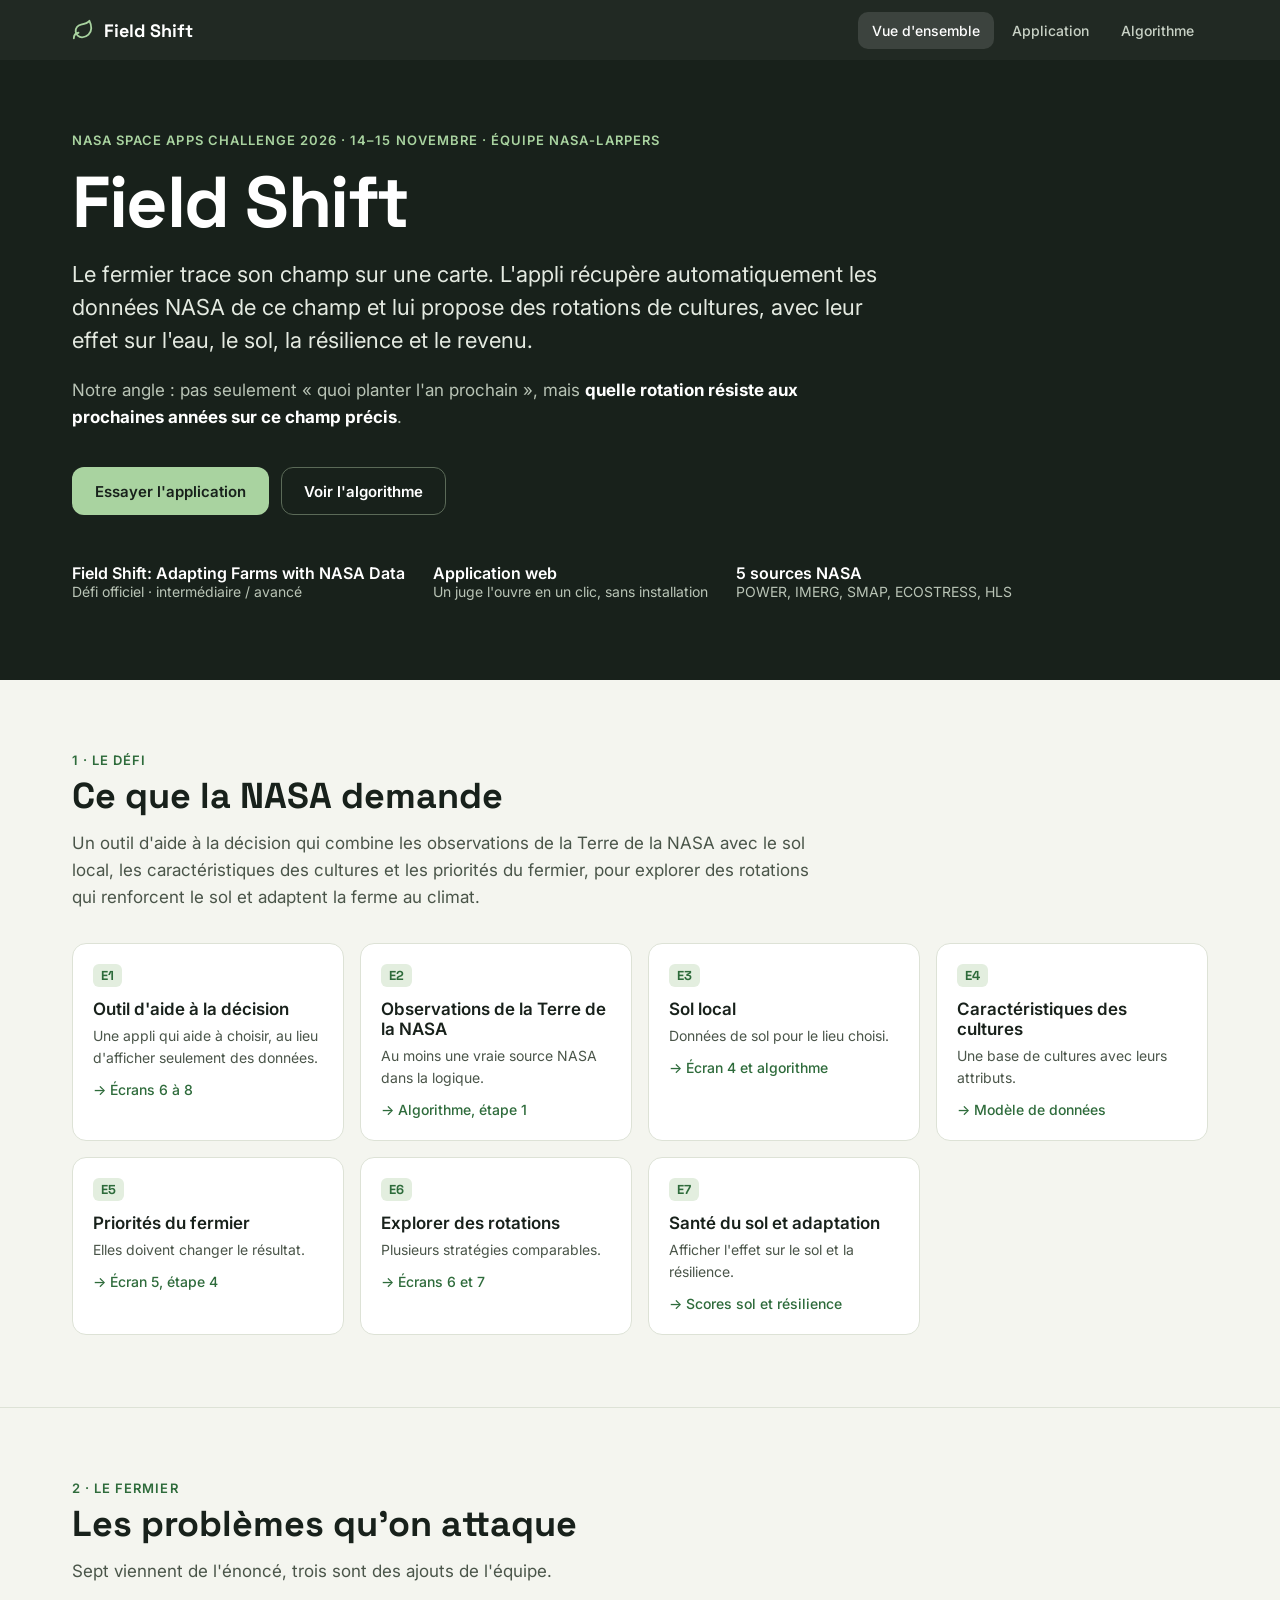
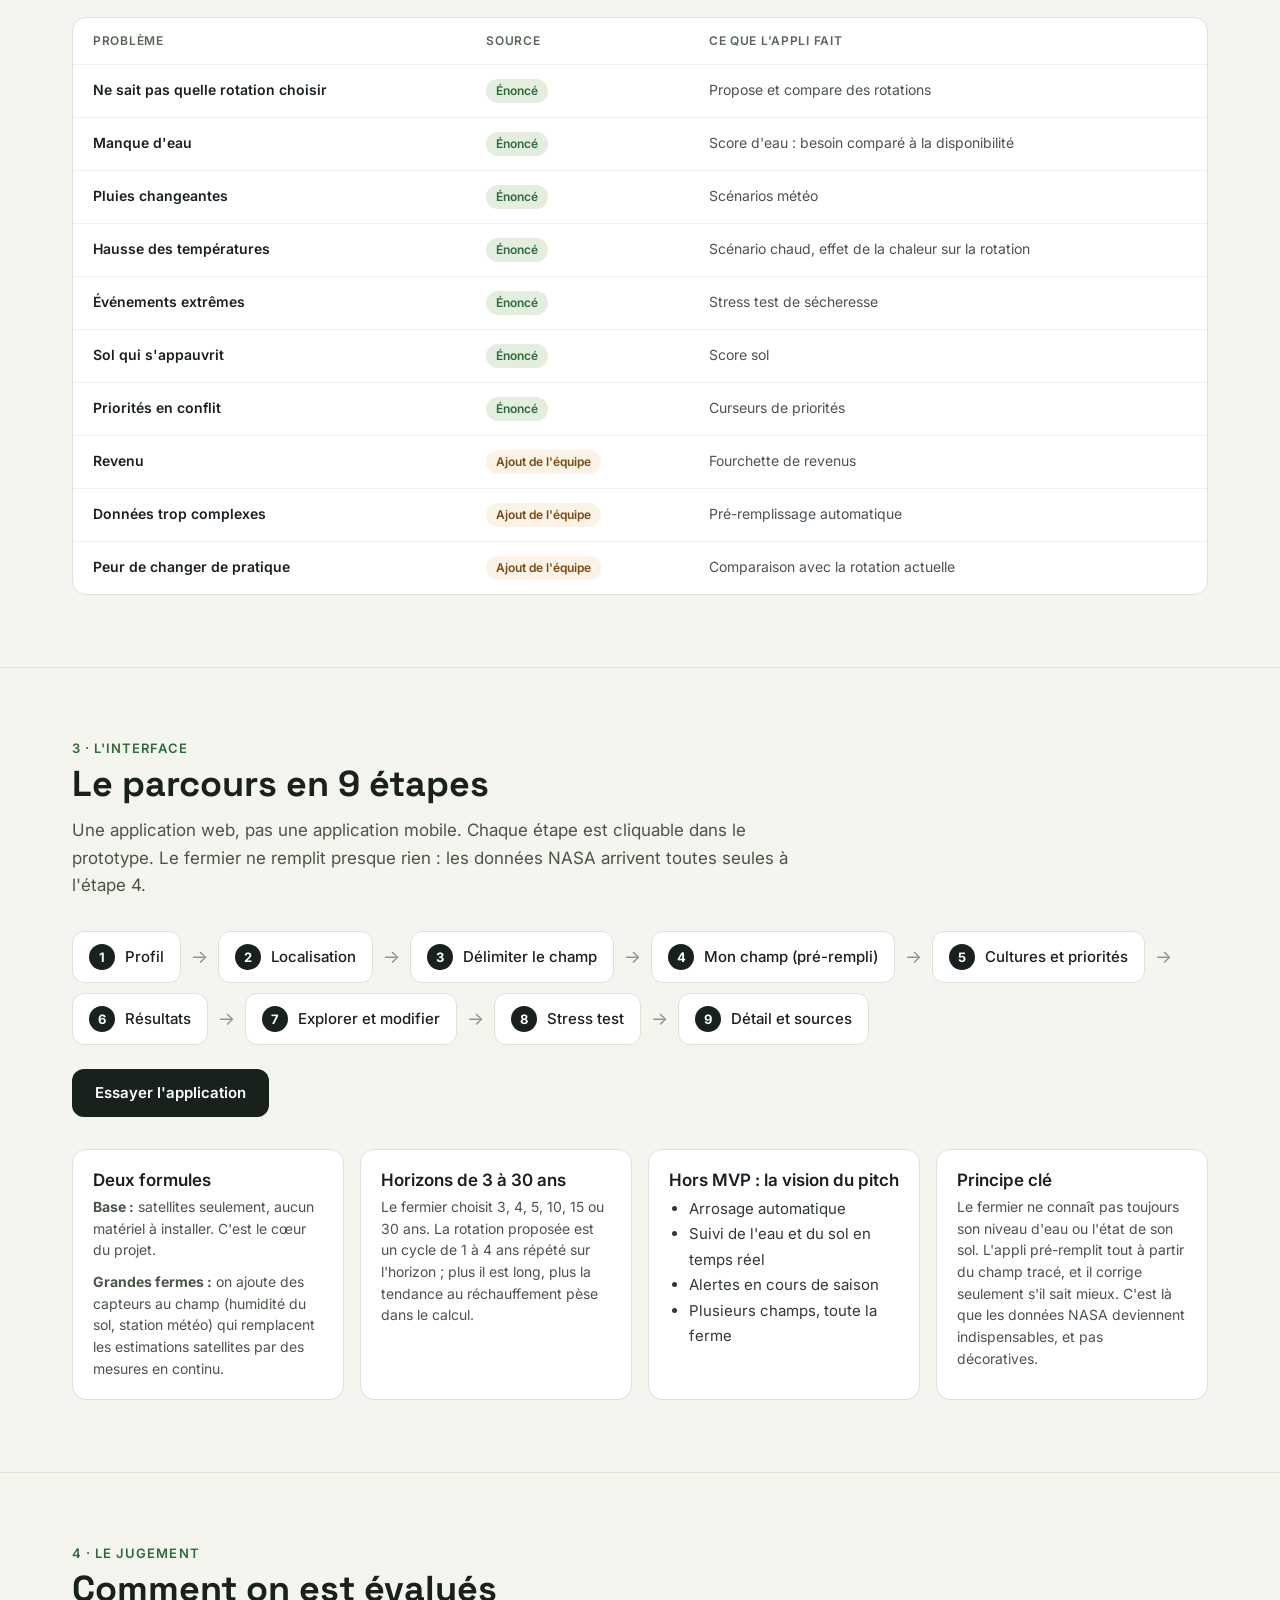
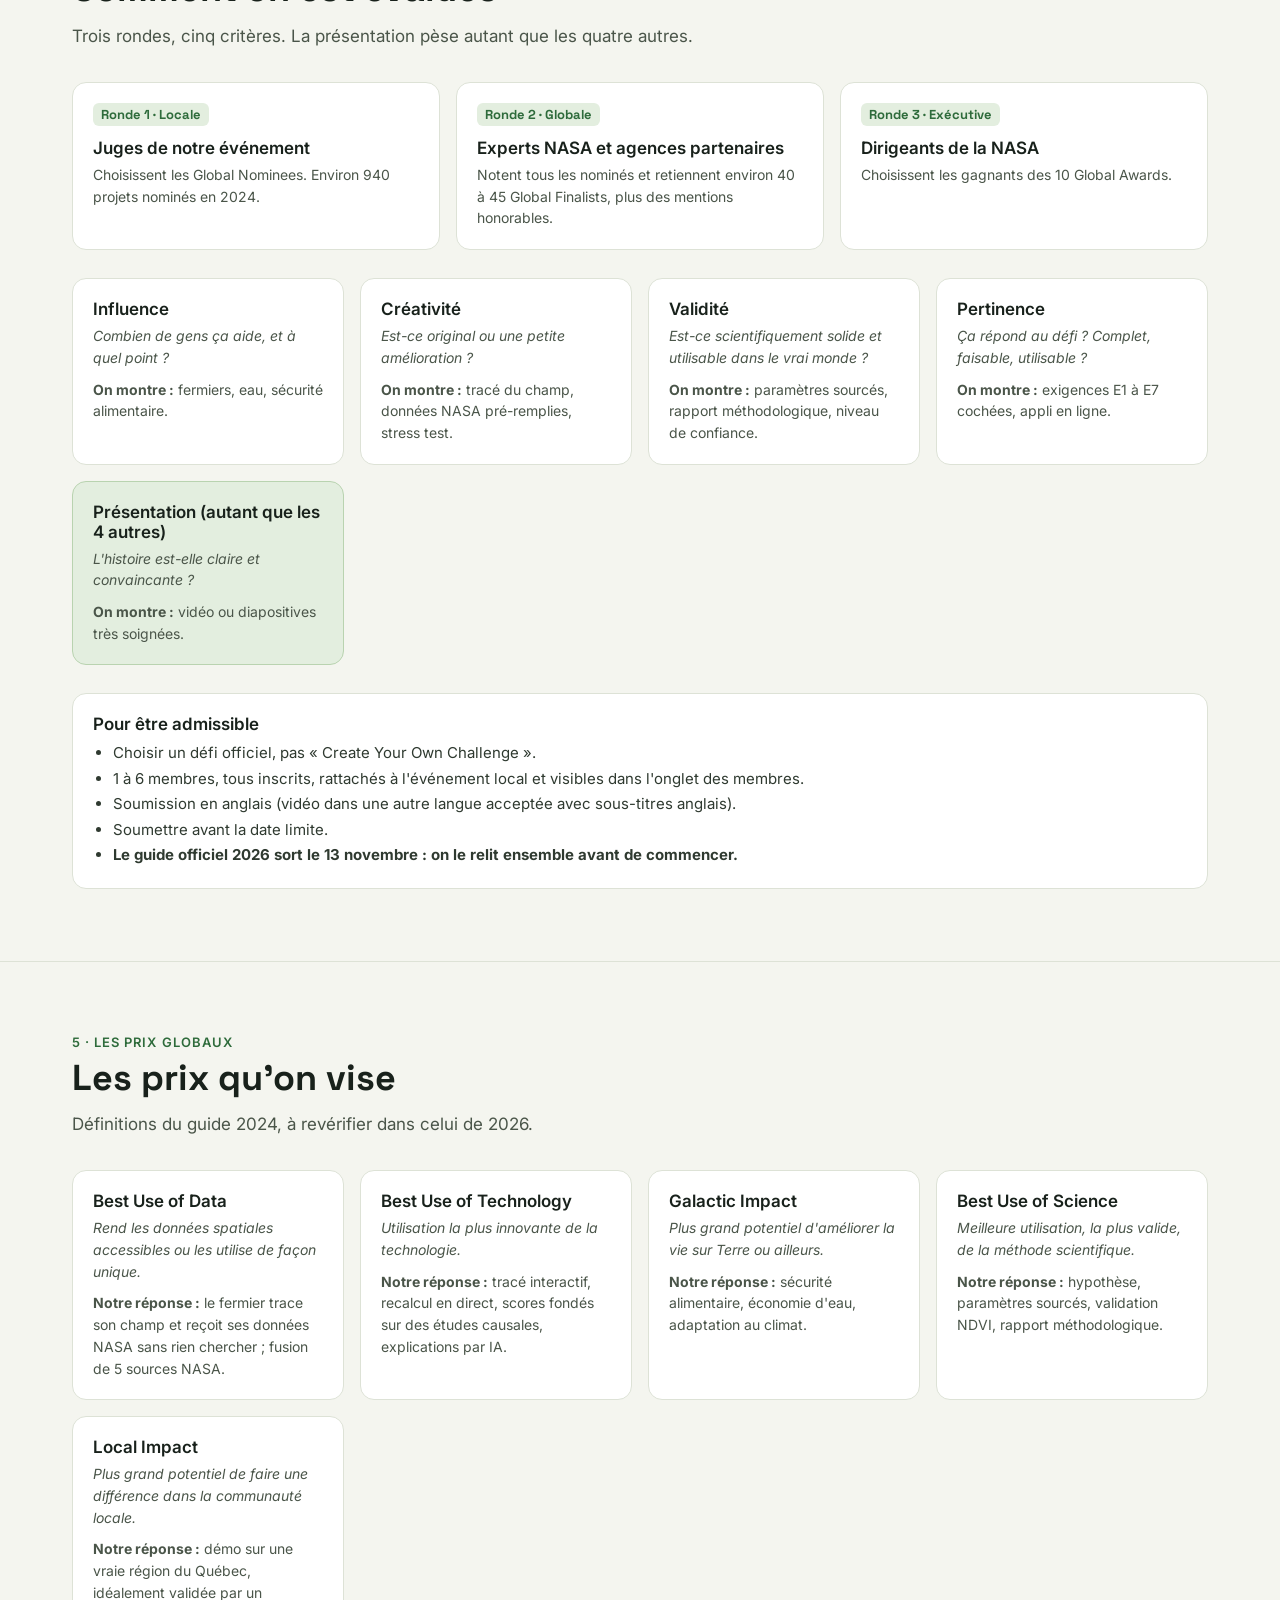
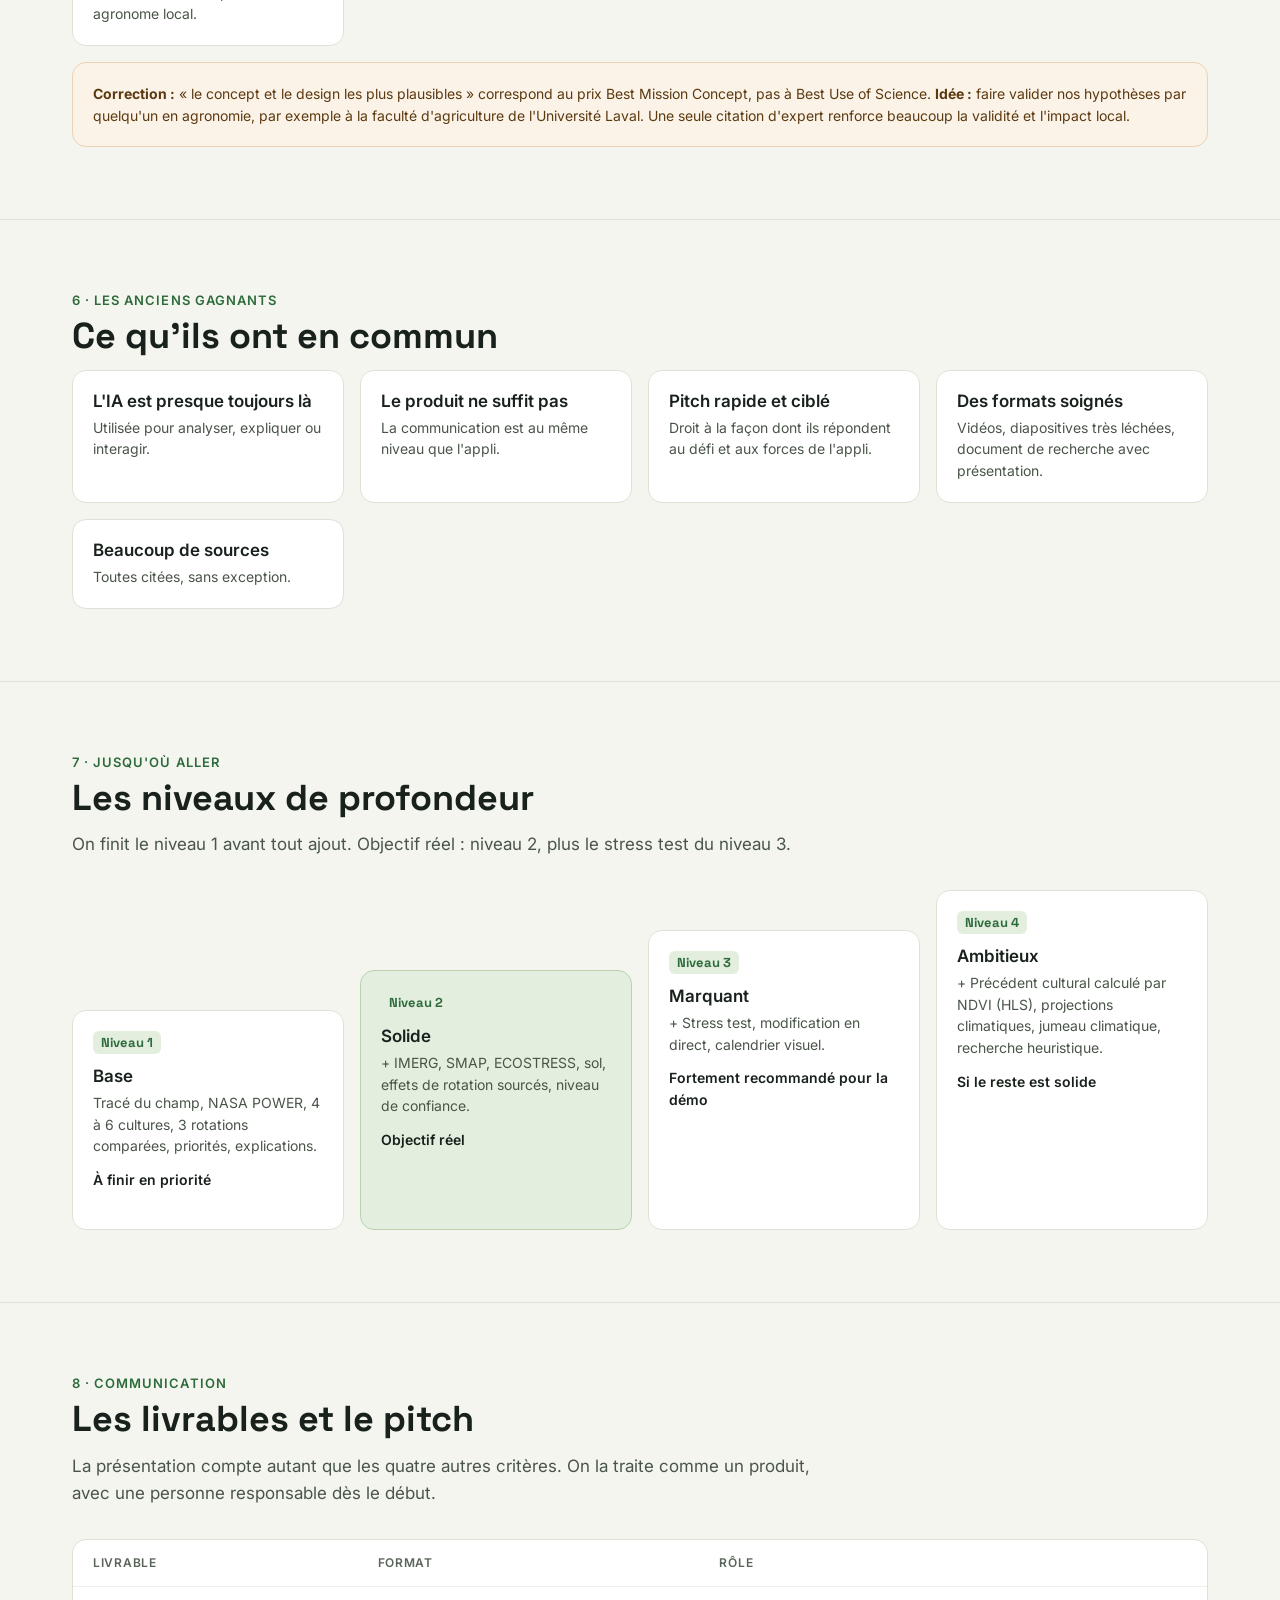
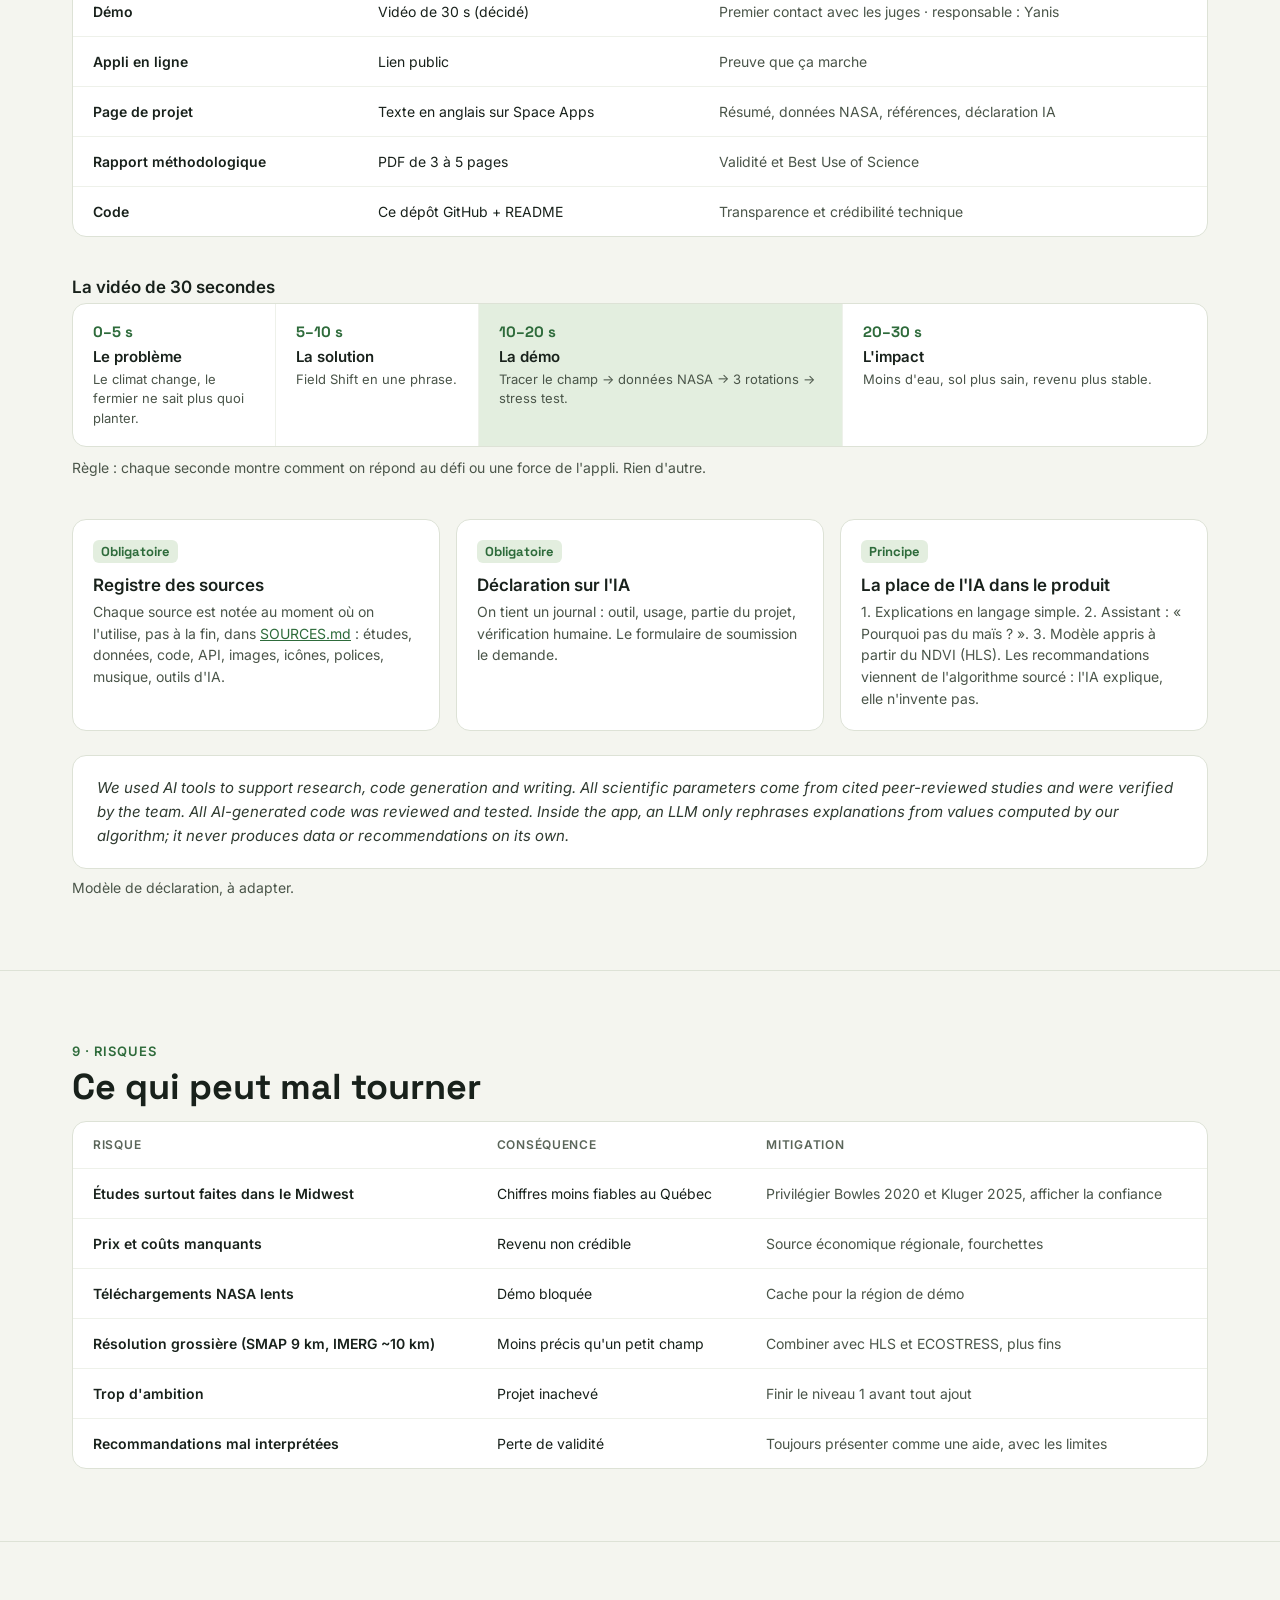
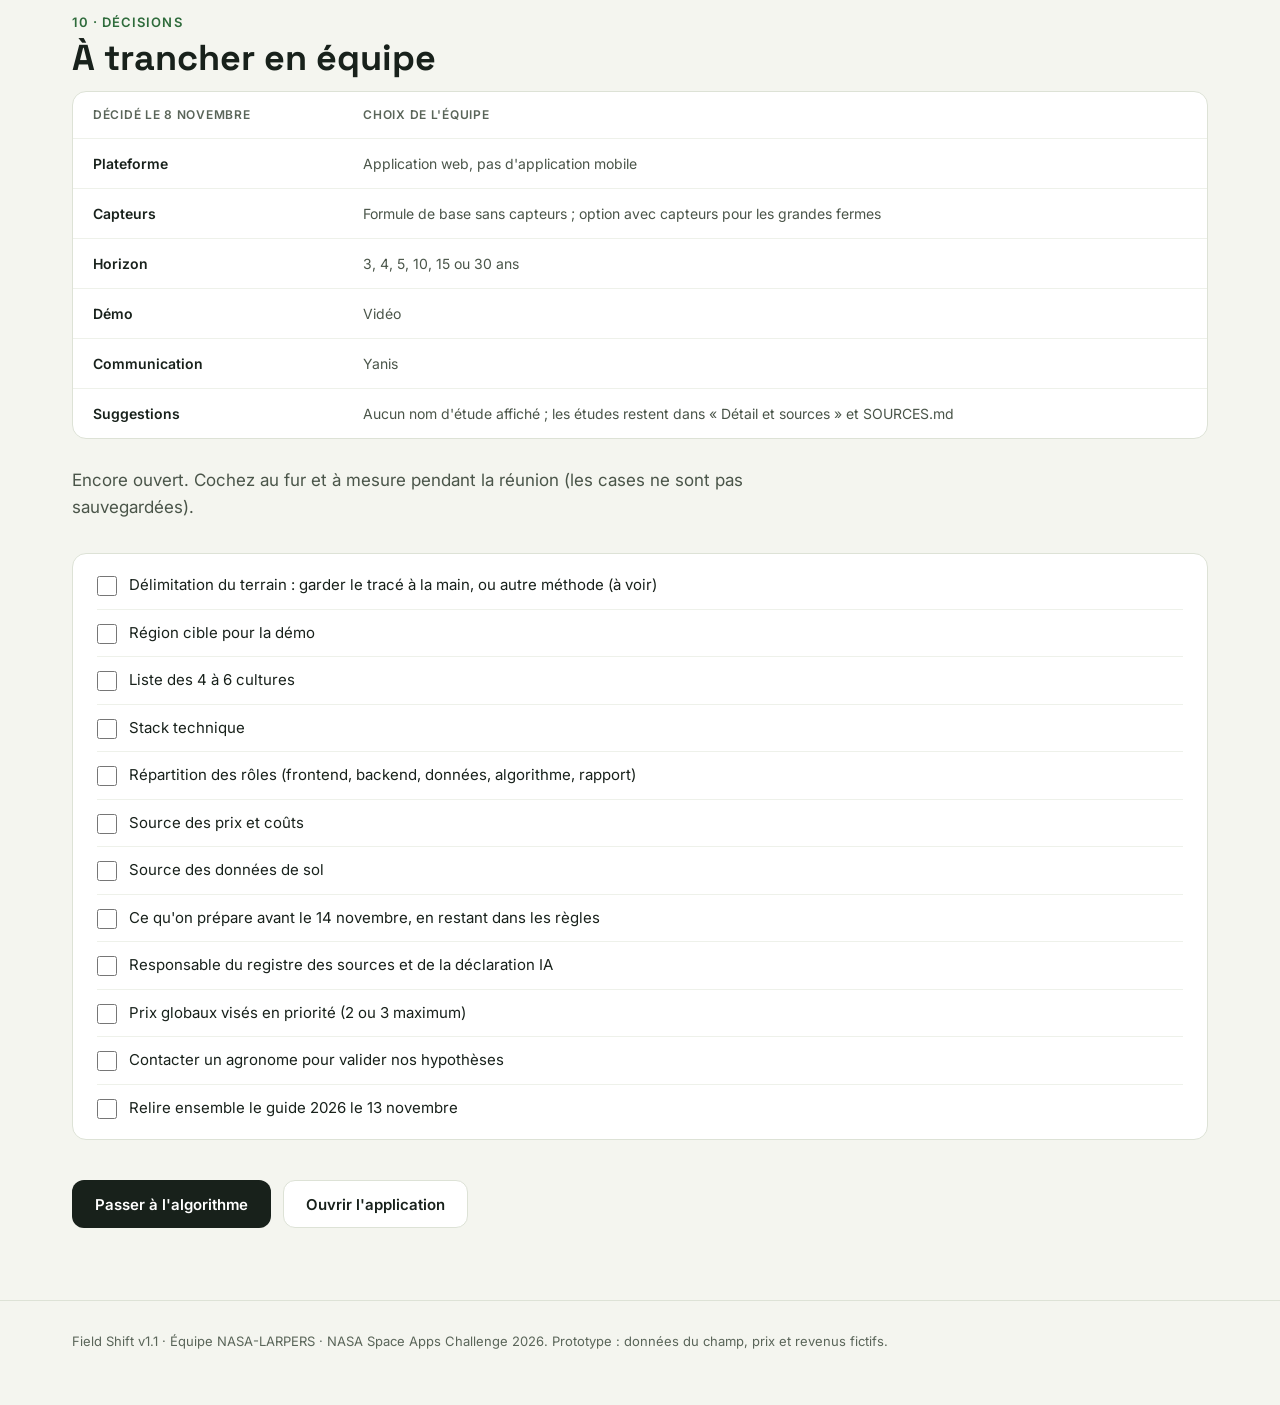
<file: index.html>
<!doctype html>
<html lang="fr">
<head>
<meta charset="utf-8">
<meta name="viewport" content="width=device-width, initial-scale=1">
<title>Field Shift · Vue d'ensemble</title>
<meta name="description" content="Field Shift : un outil d'aide à la décision qui utilise les données de la NASA pour proposer des rotations de cultures résilientes. NASA Space Apps Challenge 2026.">
<link rel="icon" href="data:image/svg+xml,%3Csvg xmlns='http://www.w3.org/2000/svg' viewBox='0 0 24 24' fill='none' stroke='%232E6B3B' stroke-width='2.2' stroke-linecap='round' stroke-linejoin='round'%3E%3Cpath d='M11 20A7 7 0 0 1 9.8 6.1C15.5 5 17 4.5 19 2c1 2 2 4.2 2 8 0 5.5-4.8 10-10 10z'/%3E%3Cpath d='M2 21c0-3 1.9-5.4 5.1-6'/%3E%3C/svg%3E">
<link rel="preconnect" href="https://fonts.googleapis.com">
<link rel="preconnect" href="https://fonts.gstatic.com" crossorigin>
<link href="https://fonts.googleapis.com/css2?family=Inter:wght@400;500;600;700&family=Space+Grotesk:wght@500;600;700&display=swap" rel="stylesheet">
<link rel="stylesheet" href="css/style.css">
</head>
<body>
<nav class="site-nav" aria-label="Navigation principale">
  <div class="wrap">
    <a class="brand" href="index.html">
      <svg width="22" height="22" viewBox="0 0 24 24" fill="none" stroke="currentColor" stroke-width="2" stroke-linecap="round" stroke-linejoin="round" aria-hidden="true"><path d="M11 20A7 7 0 0 1 9.8 6.1C15.5 5 17 4.5 19 2c1 2 2 4.2 2 8 0 5.5-4.8 10-10 10z"/><path d="M2 21c0-3 1.9-5.4 5.1-6"/></svg>
      Field Shift
    </a>
    <div class="nav-links">
      <a href="index.html" aria-current="page">Vue d'ensemble</a>
      <a href="app.html">Application</a>
      <a href="algorithme.html">Algorithme</a>
    </div>
  </div>
</nav>

<header class="hero">
  <div class="wrap">
    <p class="kicker">NASA Space Apps Challenge 2026 · 14–15 novembre · Équipe NASA-LARPERS</p>
    <h1>Field Shift</h1>
    <p class="sub">Le fermier trace son champ sur une carte. L'appli récupère automatiquement les données NASA de ce champ et lui propose des rotations de cultures, avec leur effet sur l'eau, le sol, la résilience et le revenu.</p>
    <p class="angle">Notre angle : pas seulement « quoi planter l'an prochain », mais <strong>quelle rotation résiste aux prochaines années sur ce champ précis</strong>.</p>
    <div class="actions">
      <a class="btn btn-mint" href="app.html">Essayer l'application</a>
      <a class="btn btn-outline" href="algorithme.html">Voir l'algorithme</a>
    </div>
    <div class="hero-meta">
      <div><strong>Field Shift: Adapting Farms with NASA Data</strong>Défi officiel · intermédiaire / avancé</div>
      <div><strong>Application web</strong>Un juge l'ouvre en un clic, sans installation</div>
      <div><strong>5 sources NASA</strong>POWER, IMERG, SMAP, ECOSTRESS, HLS</div>
    </div>
  </div>
</header>

<main>
<section class="sec">
  <div class="wrap">
    <p class="eyebrow">1 · Le défi</p>
    <h2 class="h2">Ce que la NASA demande</h2>
    <p class="lead">Un outil d'aide à la décision qui combine les observations de la Terre de la NASA avec le sol local, les caractéristiques des cultures et les priorités du fermier, pour explorer des rotations qui renforcent le sol et adaptent la ferme au climat.</p>
    <div class="grid">
      <div class="card"><span class="k">E1</span><p class="ct">Outil d'aide à la décision</p><p class="cb">Une appli qui aide à choisir, au lieu d'afficher seulement des données.</p><p class="cb where">→ Écrans 6 à 8</p></div>
      <div class="card"><span class="k">E2</span><p class="ct">Observations de la Terre de la NASA</p><p class="cb">Au moins une vraie source NASA dans la logique.</p><p class="cb where">→ Algorithme, étape 1</p></div>
      <div class="card"><span class="k">E3</span><p class="ct">Sol local</p><p class="cb">Données de sol pour le lieu choisi.</p><p class="cb where">→ Écran 4 et algorithme</p></div>
      <div class="card"><span class="k">E4</span><p class="ct">Caractéristiques des cultures</p><p class="cb">Une base de cultures avec leurs attributs.</p><p class="cb where">→ Modèle de données</p></div>
      <div class="card"><span class="k">E5</span><p class="ct">Priorités du fermier</p><p class="cb">Elles doivent changer le résultat.</p><p class="cb where">→ Écran 5, étape 4</p></div>
      <div class="card"><span class="k">E6</span><p class="ct">Explorer des rotations</p><p class="cb">Plusieurs stratégies comparables.</p><p class="cb where">→ Écrans 6 et 7</p></div>
      <div class="card"><span class="k">E7</span><p class="ct">Santé du sol et adaptation</p><p class="cb">Afficher l'effet sur le sol et la résilience.</p><p class="cb where">→ Scores sol et résilience</p></div>
    </div>
  </div>
</section>

<section class="sec">
  <div class="wrap">
    <p class="eyebrow">2 · Le fermier</p>
    <h2 class="h2">Les problèmes qu'on attaque</h2>
    <p class="lead">Sept viennent de l'énoncé, trois sont des ajouts de l'équipe.</p>
    <div class="tbox">
      <table class="t">
        <thead><tr><th>Problème</th><th>Source</th><th>Ce que l'appli fait</th></tr></thead>
        <tbody>
          <tr><td>Ne sait pas quelle rotation choisir</td><td><span class="tag enonce">Énoncé</span></td><td class="muted">Propose et compare des rotations</td></tr>
          <tr><td>Manque d'eau</td><td><span class="tag enonce">Énoncé</span></td><td class="muted">Score d'eau : besoin comparé à la disponibilité</td></tr>
          <tr><td>Pluies changeantes</td><td><span class="tag enonce">Énoncé</span></td><td class="muted">Scénarios météo</td></tr>
          <tr><td>Hausse des températures</td><td><span class="tag enonce">Énoncé</span></td><td class="muted">Scénario chaud, effet de la chaleur sur la rotation</td></tr>
          <tr><td>Événements extrêmes</td><td><span class="tag enonce">Énoncé</span></td><td class="muted">Stress test de sécheresse</td></tr>
          <tr><td>Sol qui s'appauvrit</td><td><span class="tag enonce">Énoncé</span></td><td class="muted">Score sol</td></tr>
          <tr><td>Priorités en conflit</td><td><span class="tag enonce">Énoncé</span></td><td class="muted">Curseurs de priorités</td></tr>
          <tr><td>Revenu</td><td><span class="tag equipe">Ajout de l'équipe</span></td><td class="muted">Fourchette de revenus</td></tr>
          <tr><td>Données trop complexes</td><td><span class="tag equipe">Ajout de l'équipe</span></td><td class="muted">Pré-remplissage automatique</td></tr>
          <tr><td>Peur de changer de pratique</td><td><span class="tag equipe">Ajout de l'équipe</span></td><td class="muted">Comparaison avec la rotation actuelle</td></tr>
        </tbody>
      </table>
    </div>
  </div>
</section>

<section class="sec">
  <div class="wrap">
    <p class="eyebrow">3 · L'interface</p>
    <h2 class="h2">Le parcours en 9 étapes</h2>
    <p class="lead">Une application web, pas une application mobile. Chaque étape est cliquable dans le prototype. Le fermier ne remplit presque rien : les données NASA arrivent toutes seules à l'étape 4.</p>
    <div class="flow">
      <div class="step"><span class="num">1</span>Profil</div><span class="arrow" aria-hidden="true">→</span>
      <div class="step"><span class="num">2</span>Localisation</div><span class="arrow" aria-hidden="true">→</span>
      <div class="step"><span class="num">3</span>Délimiter le champ</div><span class="arrow" aria-hidden="true">→</span>
      <div class="step"><span class="num">4</span>Mon champ (pré-rempli)</div><span class="arrow" aria-hidden="true">→</span>
      <div class="step"><span class="num">5</span>Cultures et priorités</div><span class="arrow" aria-hidden="true">→</span>
      <div class="step"><span class="num">6</span>Résultats</div><span class="arrow" aria-hidden="true">→</span>
      <div class="step"><span class="num">7</span>Explorer et modifier</div><span class="arrow" aria-hidden="true">→</span>
      <div class="step"><span class="num">8</span>Stress test</div><span class="arrow" aria-hidden="true">→</span>
      <div class="step"><span class="num">9</span>Détail et sources</div>
    </div>
    <div class="actions" style="margin-top: 24px"><a class="btn btn-dark" href="app.html">Essayer l'application</a></div>
    <div class="grid" style="margin-top: 32px">
      <div class="card"><p class="ct">Deux formules</p>
        <p class="cb"><strong>Base :</strong> satellites seulement, aucun matériel à installer. C'est le cœur du projet.</p>
        <p class="cb" style="margin-top: 10px"><strong>Grandes fermes :</strong> on ajoute des capteurs au champ (humidité du sol, station météo) qui remplacent les estimations satellites par des mesures en continu.</p></div>
      <div class="card"><p class="ct">Horizons de 3 à 30 ans</p>
        <p class="cb">Le fermier choisit 3, 4, 5, 10, 15 ou 30 ans. La rotation proposée est un cycle de 1 à 4 ans répété sur l'horizon ; plus il est long, plus la tendance au réchauffement pèse dans le calcul.</p></div>
      <div class="card"><p class="ct">Hors MVP : la vision du pitch</p>
        <ul class="clean"><li>Arrosage automatique</li><li>Suivi de l'eau et du sol en temps réel</li><li>Alertes en cours de saison</li><li>Plusieurs champs, toute la ferme</li></ul></div>
      <div class="card"><p class="ct">Principe clé</p>
        <p class="cb">Le fermier ne connaît pas toujours son niveau d'eau ou l'état de son sol. L'appli pré-remplit tout à partir du champ tracé, et il corrige seulement s'il sait mieux. C'est là que les données NASA deviennent indispensables, et pas décoratives.</p></div>
    </div>
  </div>
</section>

<section class="sec">
  <div class="wrap">
    <p class="eyebrow">4 · Le jugement</p>
    <h2 class="h2">Comment on est évalués</h2>
    <p class="lead">Trois rondes, cinq critères. La présentation pèse autant que les quatre autres.</p>
    <div class="grid">
      <div class="card"><span class="k">Ronde 1 · Locale</span><p class="ct">Juges de notre événement</p><p class="cb">Choisissent les Global Nominees. Environ 940 projets nominés en 2024.</p></div>
      <div class="card"><span class="k">Ronde 2 · Globale</span><p class="ct">Experts NASA et agences partenaires</p><p class="cb">Notent tous les nominés et retiennent environ 40 à 45 Global Finalists, plus des mentions honorables.</p></div>
      <div class="card"><span class="k">Ronde 3 · Exécutive</span><p class="ct">Dirigeants de la NASA</p><p class="cb">Choisissent les gagnants des 10 Global Awards.</p></div>
    </div>
    <div class="grid" style="margin-top: 28px">
      <div class="card"><p class="ct">Influence</p><p class="cb"><em>Combien de gens ça aide, et à quel point ?</em></p><p class="cb" style="margin-top: 10px"><strong>On montre :</strong> fermiers, eau, sécurité alimentaire.</p></div>
      <div class="card"><p class="ct">Créativité</p><p class="cb"><em>Est-ce original ou une petite amélioration ?</em></p><p class="cb" style="margin-top: 10px"><strong>On montre :</strong> tracé du champ, données NASA pré-remplies, stress test.</p></div>
      <div class="card"><p class="ct">Validité</p><p class="cb"><em>Est-ce scientifiquement solide et utilisable dans le vrai monde ?</em></p><p class="cb" style="margin-top: 10px"><strong>On montre :</strong> paramètres sourcés, rapport méthodologique, niveau de confiance.</p></div>
      <div class="card"><p class="ct">Pertinence</p><p class="cb"><em>Ça répond au défi ? Complet, faisable, utilisable ?</em></p><p class="cb" style="margin-top: 10px"><strong>On montre :</strong> exigences E1 à E7 cochées, appli en ligne.</p></div>
      <div class="card soft"><p class="ct">Présentation (autant que les 4 autres)</p><p class="cb"><em>L'histoire est-elle claire et convaincante ?</em></p><p class="cb" style="margin-top: 10px"><strong>On montre :</strong> vidéo ou diapositives très soignées.</p></div>
    </div>
    <div class="card" style="margin-top: 28px">
      <p class="ct">Pour être admissible</p>
      <ul class="clean">
        <li>Choisir un défi officiel, pas « Create Your Own Challenge ».</li>
        <li>1 à 6 membres, tous inscrits, rattachés à l'événement local et visibles dans l'onglet des membres.</li>
        <li>Soumission en anglais (vidéo dans une autre langue acceptée avec sous-titres anglais).</li>
        <li>Soumettre avant la date limite.</li>
        <li><strong>Le guide officiel 2026 sort le 13 novembre : on le relit ensemble avant de commencer.</strong></li>
      </ul>
    </div>
  </div>
</section>

<section class="sec">
  <div class="wrap">
    <p class="eyebrow">5 · Les prix globaux</p>
    <h2 class="h2">Les prix qu'on vise</h2>
    <p class="lead">Définitions du guide 2024, à revérifier dans celui de 2026.</p>
    <div class="grid">
      <div class="card"><p class="ct">Best Use of Data</p><p class="cb"><em>Rend les données spatiales accessibles ou les utilise de façon unique.</em></p><p class="cb" style="margin-top: 10px"><strong>Notre réponse :</strong> le fermier trace son champ et reçoit ses données NASA sans rien chercher ; fusion de 5 sources NASA.</p></div>
      <div class="card"><p class="ct">Best Use of Technology</p><p class="cb"><em>Utilisation la plus innovante de la technologie.</em></p><p class="cb" style="margin-top: 10px"><strong>Notre réponse :</strong> tracé interactif, recalcul en direct, scores fondés sur des études causales, explications par IA.</p></div>
      <div class="card"><p class="ct">Galactic Impact</p><p class="cb"><em>Plus grand potentiel d'améliorer la vie sur Terre ou ailleurs.</em></p><p class="cb" style="margin-top: 10px"><strong>Notre réponse :</strong> sécurité alimentaire, économie d'eau, adaptation au climat.</p></div>
      <div class="card"><p class="ct">Best Use of Science</p><p class="cb"><em>Meilleure utilisation, la plus valide, de la méthode scientifique.</em></p><p class="cb" style="margin-top: 10px"><strong>Notre réponse :</strong> hypothèse, paramètres sourcés, validation NDVI, rapport méthodologique.</p></div>
      <div class="card"><p class="ct">Local Impact</p><p class="cb"><em>Plus grand potentiel de faire une différence dans la communauté locale.</em></p><p class="cb" style="margin-top: 10px"><strong>Notre réponse :</strong> démo sur une vraie région du Québec, idéalement validée par un agronome local.</p></div>
    </div>
    <div class="card warn" style="margin-top: 16px">
      <p class="cb"><strong>Correction :</strong> « le concept et le design les plus plausibles » correspond au prix Best Mission Concept, pas à Best Use of Science. <strong>Idée :</strong> faire valider nos hypothèses par quelqu'un en agronomie, par exemple à la faculté d'agriculture de l'Université Laval. Une seule citation d'expert renforce beaucoup la validité et l'impact local.</p>
    </div>
  </div>
</section>

<section class="sec">
  <div class="wrap">
    <p class="eyebrow">6 · Les anciens gagnants</p>
    <h2 class="h2">Ce qu'ils ont en commun</h2>
    <div class="grid">
      <div class="card"><p class="ct">L'IA est presque toujours là</p><p class="cb">Utilisée pour analyser, expliquer ou interagir.</p></div>
      <div class="card"><p class="ct">Le produit ne suffit pas</p><p class="cb">La communication est au même niveau que l'appli.</p></div>
      <div class="card"><p class="ct">Pitch rapide et ciblé</p><p class="cb">Droit à la façon dont ils répondent au défi et aux forces de l'appli.</p></div>
      <div class="card"><p class="ct">Des formats soignés</p><p class="cb">Vidéos, diapositives très léchées, document de recherche avec présentation.</p></div>
      <div class="card"><p class="ct">Beaucoup de sources</p><p class="cb">Toutes citées, sans exception.</p></div>
    </div>
  </div>
</section>

<section class="sec">
  <div class="wrap">
    <p class="eyebrow">7 · Jusqu'où aller</p>
    <h2 class="h2">Les niveaux de profondeur</h2>
    <p class="lead">On finit le niveau 1 avant tout ajout. Objectif réel : niveau 2, plus le stress test du niveau 3.</p>
    <div class="levels">
      <div class="card" style="min-height: 220px"><span class="k">Niveau 1</span><p class="ct">Base</p><p class="cb">Tracé du champ, NASA POWER, 4 à 6 cultures, 3 rotations comparées, priorités, explications.</p><p class="cb" style="margin-top: 12px; font-weight: 600; color: var(--ink)">À finir en priorité</p></div>
      <div class="card soft" style="min-height: 260px"><span class="k">Niveau 2</span><p class="ct">Solide</p><p class="cb">+ IMERG, SMAP, ECOSTRESS, sol, effets de rotation sourcés, niveau de confiance.</p><p class="cb" style="margin-top: 12px; font-weight: 600; color: var(--ink)">Objectif réel</p></div>
      <div class="card" style="min-height: 300px"><span class="k">Niveau 3</span><p class="ct">Marquant</p><p class="cb">+ Stress test, modification en direct, calendrier visuel.</p><p class="cb" style="margin-top: 12px; font-weight: 600; color: var(--ink)">Fortement recommandé pour la démo</p></div>
      <div class="card" style="min-height: 340px"><span class="k">Niveau 4</span><p class="ct">Ambitieux</p><p class="cb">+ Précédent cultural calculé par NDVI (HLS), projections climatiques, jumeau climatique, recherche heuristique.</p><p class="cb" style="margin-top: 12px; font-weight: 600; color: var(--ink)">Si le reste est solide</p></div>
    </div>
  </div>
</section>

<section class="sec">
  <div class="wrap">
    <p class="eyebrow">8 · Communication</p>
    <h2 class="h2">Les livrables et le pitch</h2>
    <p class="lead">La présentation compte autant que les quatre autres critères. On la traite comme un produit, avec une personne responsable dès le début.</p>
    <div class="tbox">
      <table class="t">
        <thead><tr><th>Livrable</th><th>Format</th><th>Rôle</th></tr></thead>
        <tbody>
          <tr><td>Démo</td><td>Vidéo de 30 s (décidé)</td><td class="muted">Premier contact avec les juges · responsable : Yanis</td></tr>
          <tr><td>Appli en ligne</td><td>Lien public</td><td class="muted">Preuve que ça marche</td></tr>
          <tr><td>Page de projet</td><td>Texte en anglais sur Space Apps</td><td class="muted">Résumé, données NASA, références, déclaration IA</td></tr>
          <tr><td>Rapport méthodologique</td><td>PDF de 3 à 5 pages</td><td class="muted">Validité et Best Use of Science</td></tr>
          <tr><td>Code</td><td>Ce dépôt GitHub + README</td><td class="muted">Transparence et crédibilité technique</td></tr>
        </tbody>
      </table>
    </div>

    <p class="ct" style="margin-top: 40px">La vidéo de 30 secondes</p>
    <div class="pitch">
      <div><div class="t">0–5 s</div><div class="w">Le problème</div><div class="d">Le climat change, le fermier ne sait plus quoi planter.</div></div>
      <div><div class="t">5–10 s</div><div class="w">La solution</div><div class="d">Field Shift en une phrase.</div></div>
      <div class="w2" style="background: var(--accent-soft)"><div class="t">10–20 s</div><div class="w">La démo</div><div class="d">Tracer le champ → données NASA → 3 rotations → stress test.</div></div>
      <div class="w2"><div class="t">20–30 s</div><div class="w">L'impact</div><div class="d">Moins d'eau, sol plus sain, revenu plus stable.</div></div>
    </div>
    <p class="cb" style="margin-top: 10px">Règle : chaque seconde montre comment on répond au défi ou une force de l'appli. Rien d'autre.</p>

    <div class="grid" style="margin-top: 40px">
      <div class="card"><span class="k">Obligatoire</span><p class="ct">Registre des sources</p><p class="cb">Chaque source est notée au moment où on l'utilise, pas à la fin, dans <a href="SOURCES.md">SOURCES.md</a> : études, données, code, API, images, icônes, polices, musique, outils d'IA.</p></div>
      <div class="card"><span class="k">Obligatoire</span><p class="ct">Déclaration sur l'IA</p><p class="cb">On tient un journal : outil, usage, partie du projet, vérification humaine. Le formulaire de soumission le demande.</p></div>
      <div class="card"><span class="k">Principe</span><p class="ct">La place de l'IA dans le produit</p><p class="cb">1. Explications en langage simple. 2. Assistant : « Pourquoi pas du maïs ? ». 3. Modèle appris à partir du NDVI (HLS). Les recommandations viennent de l'algorithme sourcé : l'IA explique, elle n'invente pas.</p></div>
    </div>
    <blockquote class="decl">We used AI tools to support research, code generation and writing. All scientific parameters come from cited peer-reviewed studies and were verified by the team. All AI-generated code was reviewed and tested. Inside the app, an LLM only rephrases explanations from values computed by our algorithm; it never produces data or recommendations on its own.</blockquote>
    <p class="cb" style="margin-top: 8px">Modèle de déclaration, à adapter.</p>
  </div>
</section>

<section class="sec">
  <div class="wrap">
    <p class="eyebrow">9 · Risques</p>
    <h2 class="h2">Ce qui peut mal tourner</h2>
    <div class="tbox">
      <table class="t">
        <thead><tr><th>Risque</th><th>Conséquence</th><th>Mitigation</th></tr></thead>
        <tbody>
          <tr><td>Études surtout faites dans le Midwest</td><td>Chiffres moins fiables au Québec</td><td class="muted">Privilégier Bowles 2020 et Kluger 2025, afficher la confiance</td></tr>
          <tr><td>Prix et coûts manquants</td><td>Revenu non crédible</td><td class="muted">Source économique régionale, fourchettes</td></tr>
          <tr><td>Téléchargements NASA lents</td><td>Démo bloquée</td><td class="muted">Cache pour la région de démo</td></tr>
          <tr><td>Résolution grossière (SMAP 9 km, IMERG ~10 km)</td><td>Moins précis qu'un petit champ</td><td class="muted">Combiner avec HLS et ECOSTRESS, plus fins</td></tr>
          <tr><td>Trop d'ambition</td><td>Projet inachevé</td><td class="muted">Finir le niveau 1 avant tout ajout</td></tr>
          <tr><td>Recommandations mal interprétées</td><td>Perte de validité</td><td class="muted">Toujours présenter comme une aide, avec les limites</td></tr>
        </tbody>
      </table>
    </div>
  </div>
</section>

<section class="sec">
  <div class="wrap">
    <p class="eyebrow">10 · Décisions</p>
    <h2 class="h2">À trancher en équipe</h2>
    <div class="tbox" style="margin-bottom: 28px">
      <table class="t">
        <thead><tr><th>Décidé le 8 novembre</th><th>Choix de l'équipe</th></tr></thead>
        <tbody>
          <tr><td>Plateforme</td><td class="muted">Application web, pas d'application mobile</td></tr>
          <tr><td>Capteurs</td><td class="muted">Formule de base sans capteurs ; option avec capteurs pour les grandes fermes</td></tr>
          <tr><td>Horizon</td><td class="muted">3, 4, 5, 10, 15 ou 30 ans</td></tr>
          <tr><td>Démo</td><td class="muted">Vidéo</td></tr>
          <tr><td>Communication</td><td class="muted">Yanis</td></tr>
          <tr><td>Suggestions</td><td class="muted">Aucun nom d'étude affiché ; les études restent dans « Détail et sources » et SOURCES.md</td></tr>
        </tbody>
      </table>
    </div>
    <p class="lead">Encore ouvert. Cochez au fur et à mesure pendant la réunion (les cases ne sont pas sauvegardées).</p>
    <div class="card checks">
      <label><input type="checkbox"><span>Délimitation du terrain : garder le tracé à la main, ou autre méthode (à voir)</span></label>
      <label><input type="checkbox"><span>Région cible pour la démo</span></label>
      <label><input type="checkbox"><span>Liste des 4 à 6 cultures</span></label>
      <label><input type="checkbox"><span>Stack technique</span></label>
      <label><input type="checkbox"><span>Répartition des rôles (frontend, backend, données, algorithme, rapport)</span></label>
      <label><input type="checkbox"><span>Source des prix et coûts</span></label>
      <label><input type="checkbox"><span>Source des données de sol</span></label>
      <label><input type="checkbox"><span>Ce qu'on prépare avant le 14 novembre, en restant dans les règles</span></label>
      <label><input type="checkbox"><span>Responsable du registre des sources et de la déclaration IA</span></label>
      <label><input type="checkbox"><span>Prix globaux visés en priorité (2 ou 3 maximum)</span></label>
      <label><input type="checkbox"><span>Contacter un agronome pour valider nos hypothèses</span></label>
      <label><input type="checkbox"><span>Relire ensemble le guide 2026 le 13 novembre</span></label>
    </div>
    <div class="actions" style="margin-top: 40px">
      <a class="btn btn-dark" href="algorithme.html">Passer à l'algorithme</a>
      <a class="btn btn-light" href="app.html">Ouvrir l'application</a>
    </div>
  </div>
</section>
</main>

<footer class="site-foot">
  <div class="wrap">Field Shift v1.1 · Équipe NASA-LARPERS · NASA Space Apps Challenge 2026. Prototype : données du champ, prix et revenus fictifs.</div>
</footer>
</body>
</html>
</file>
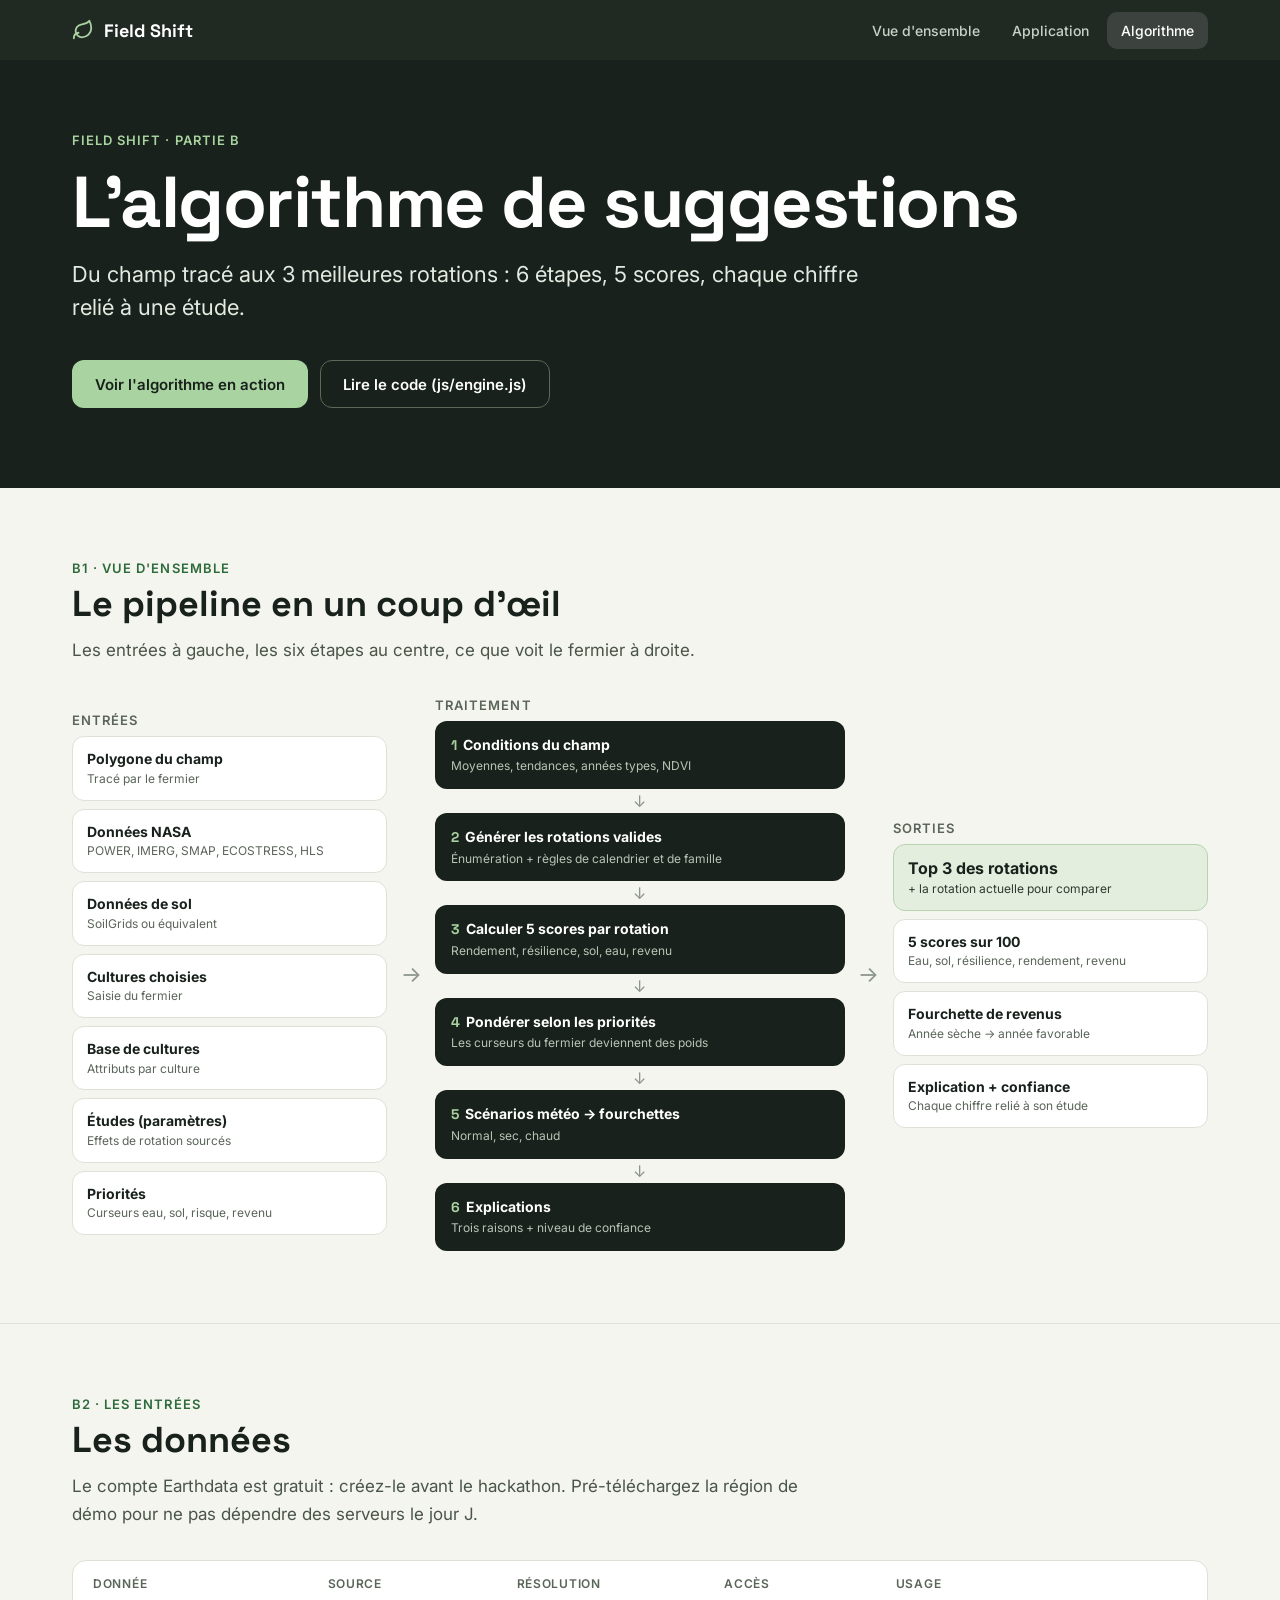
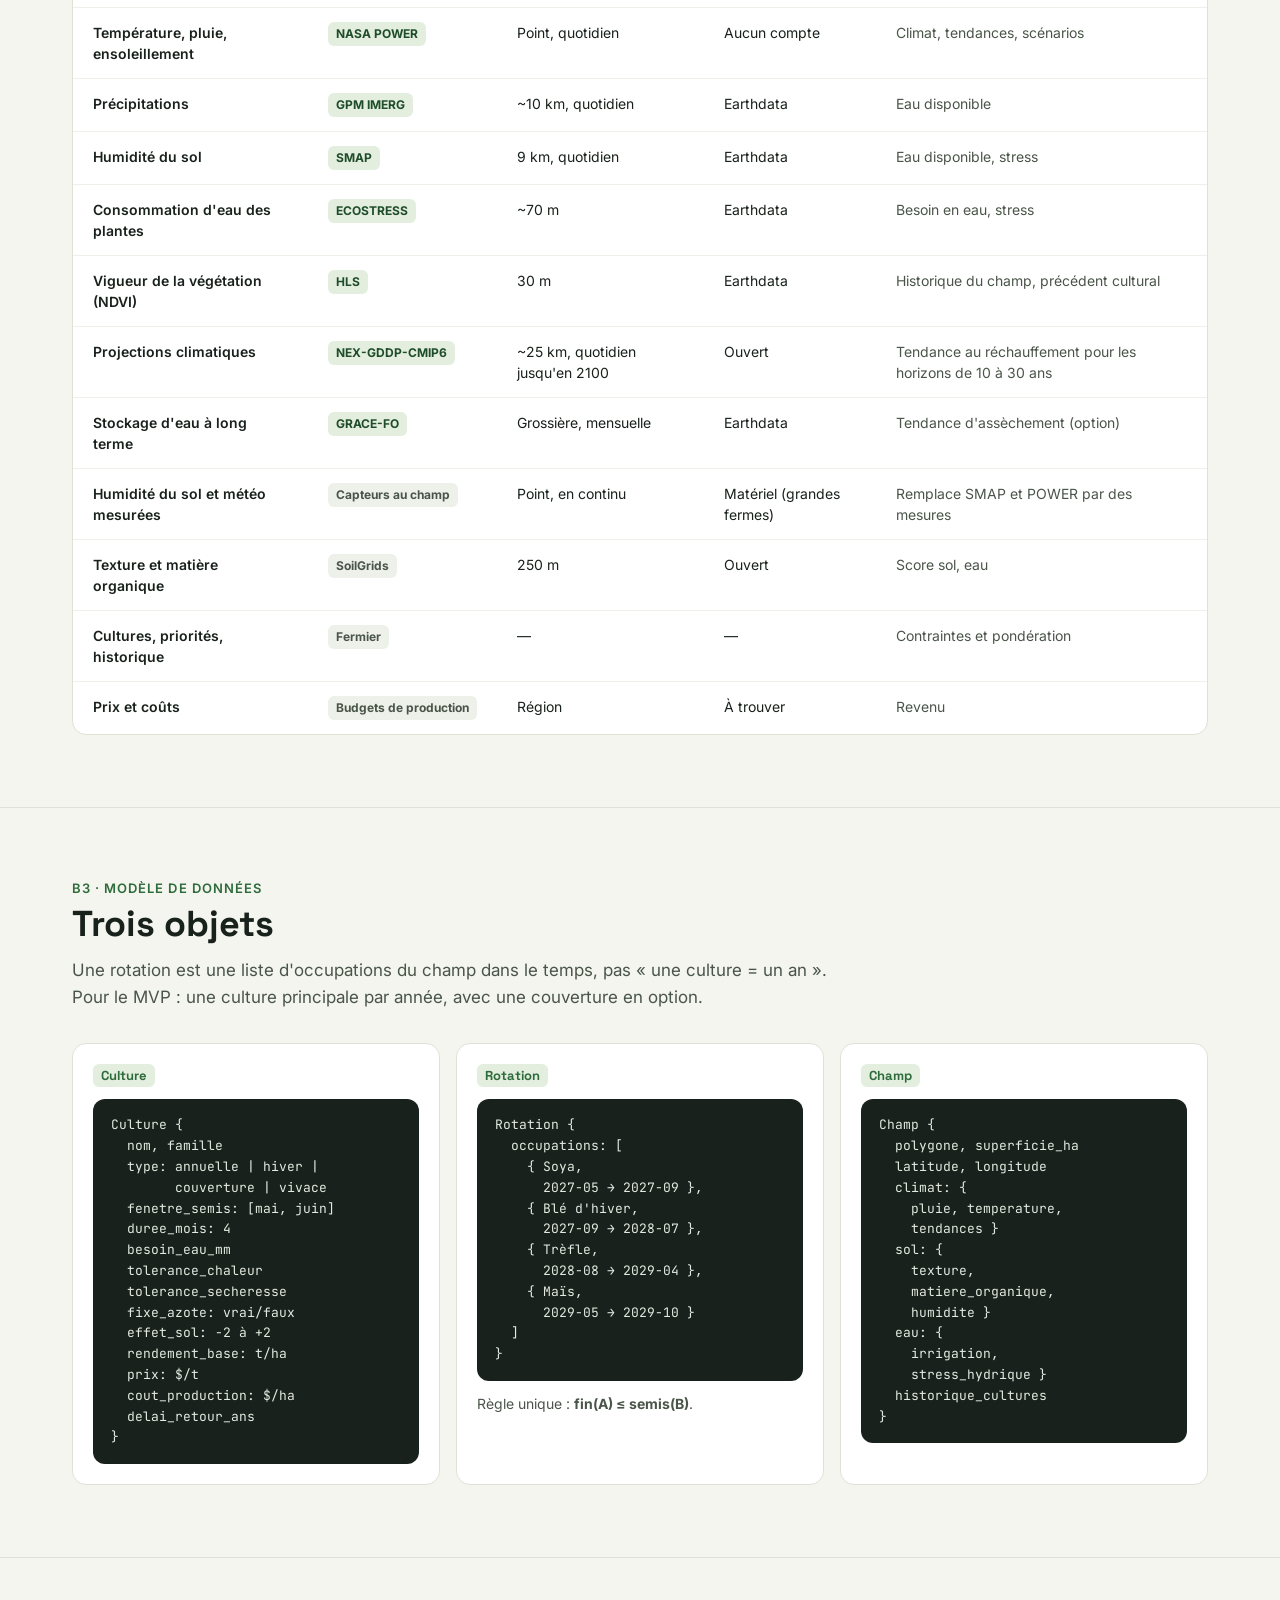
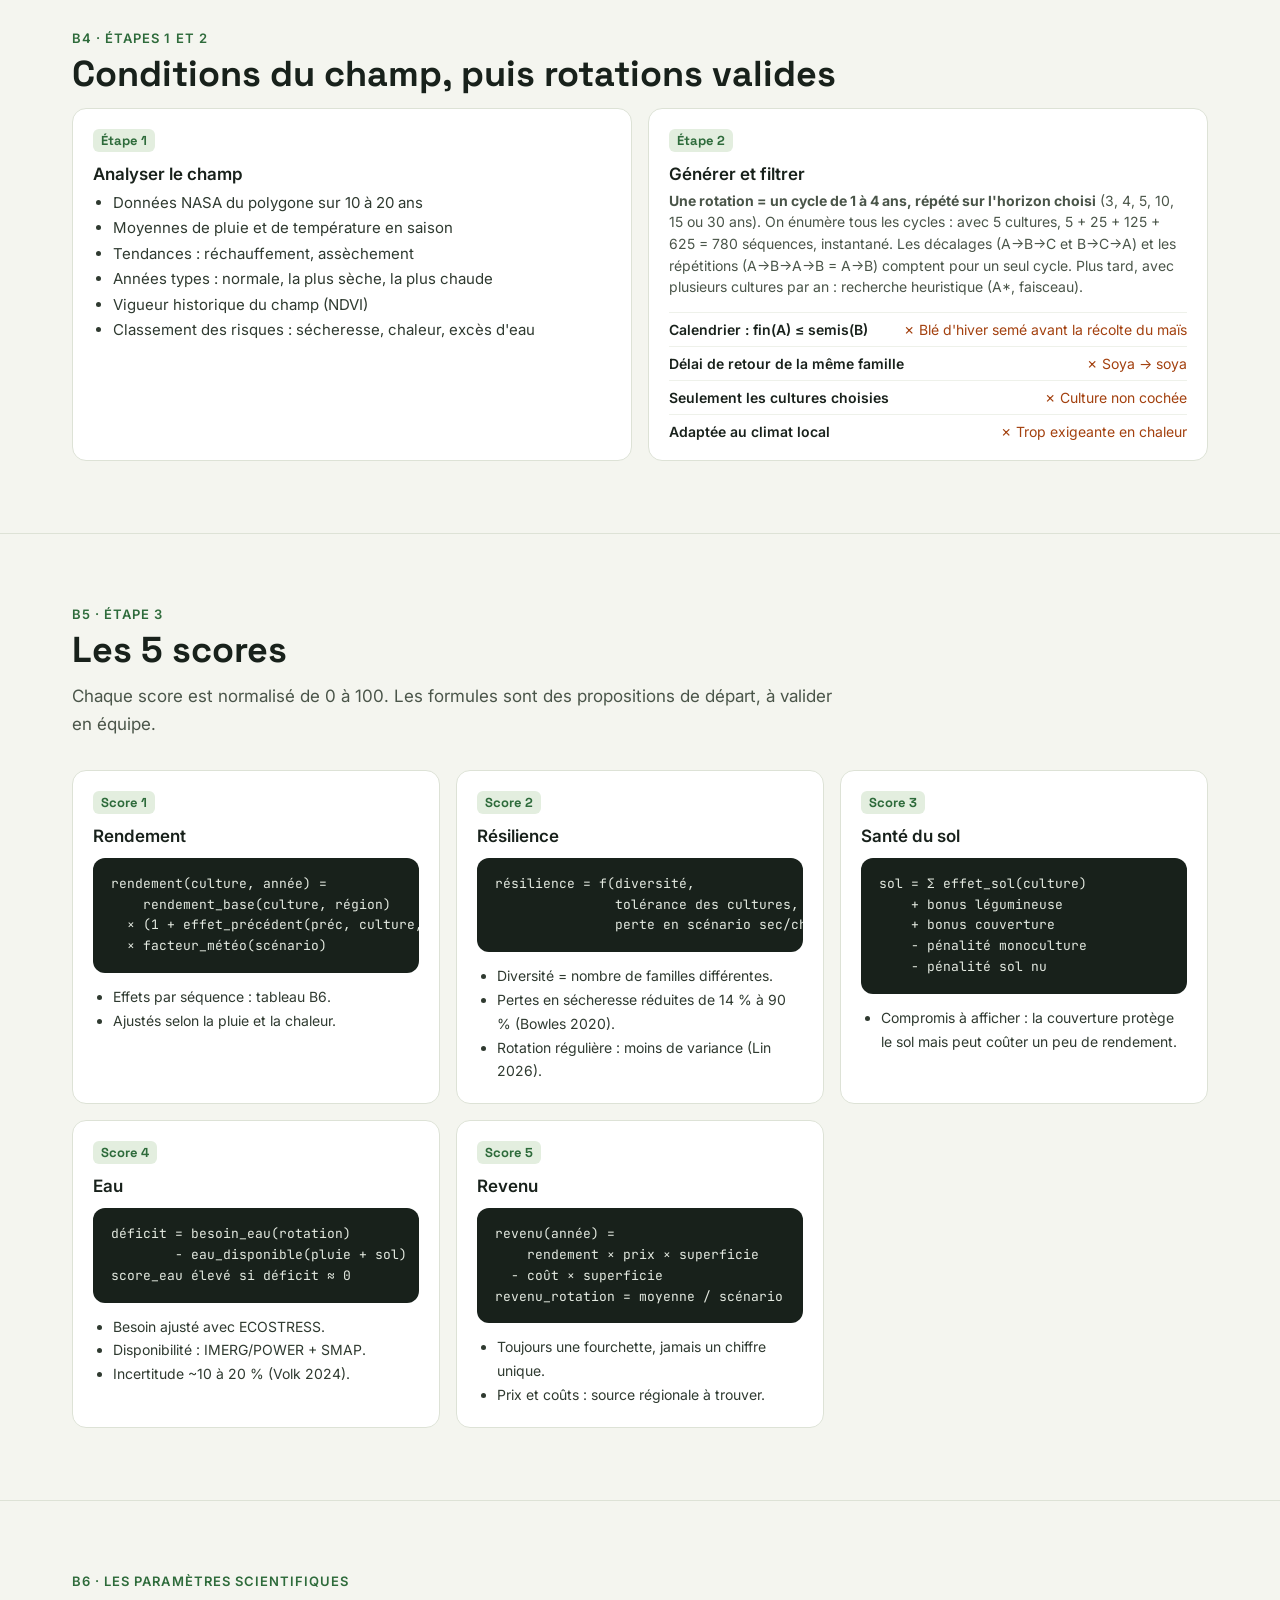
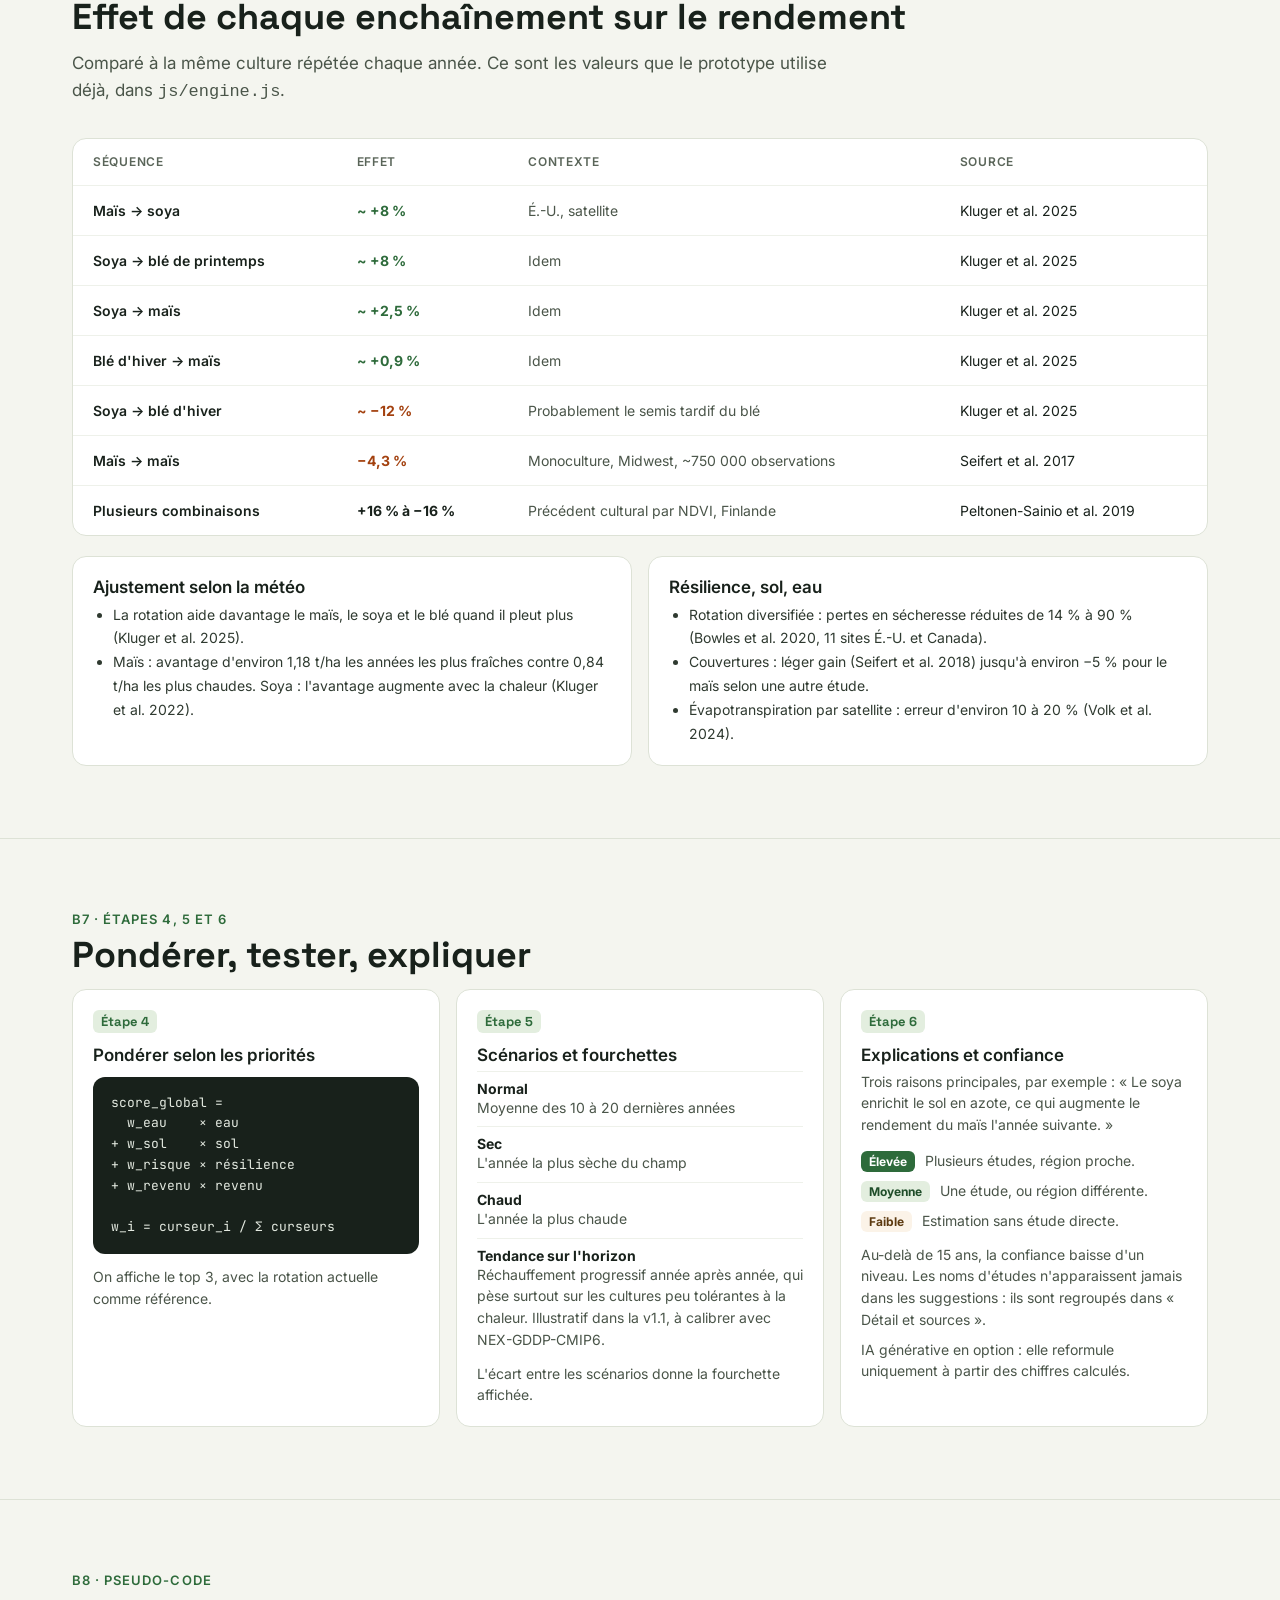
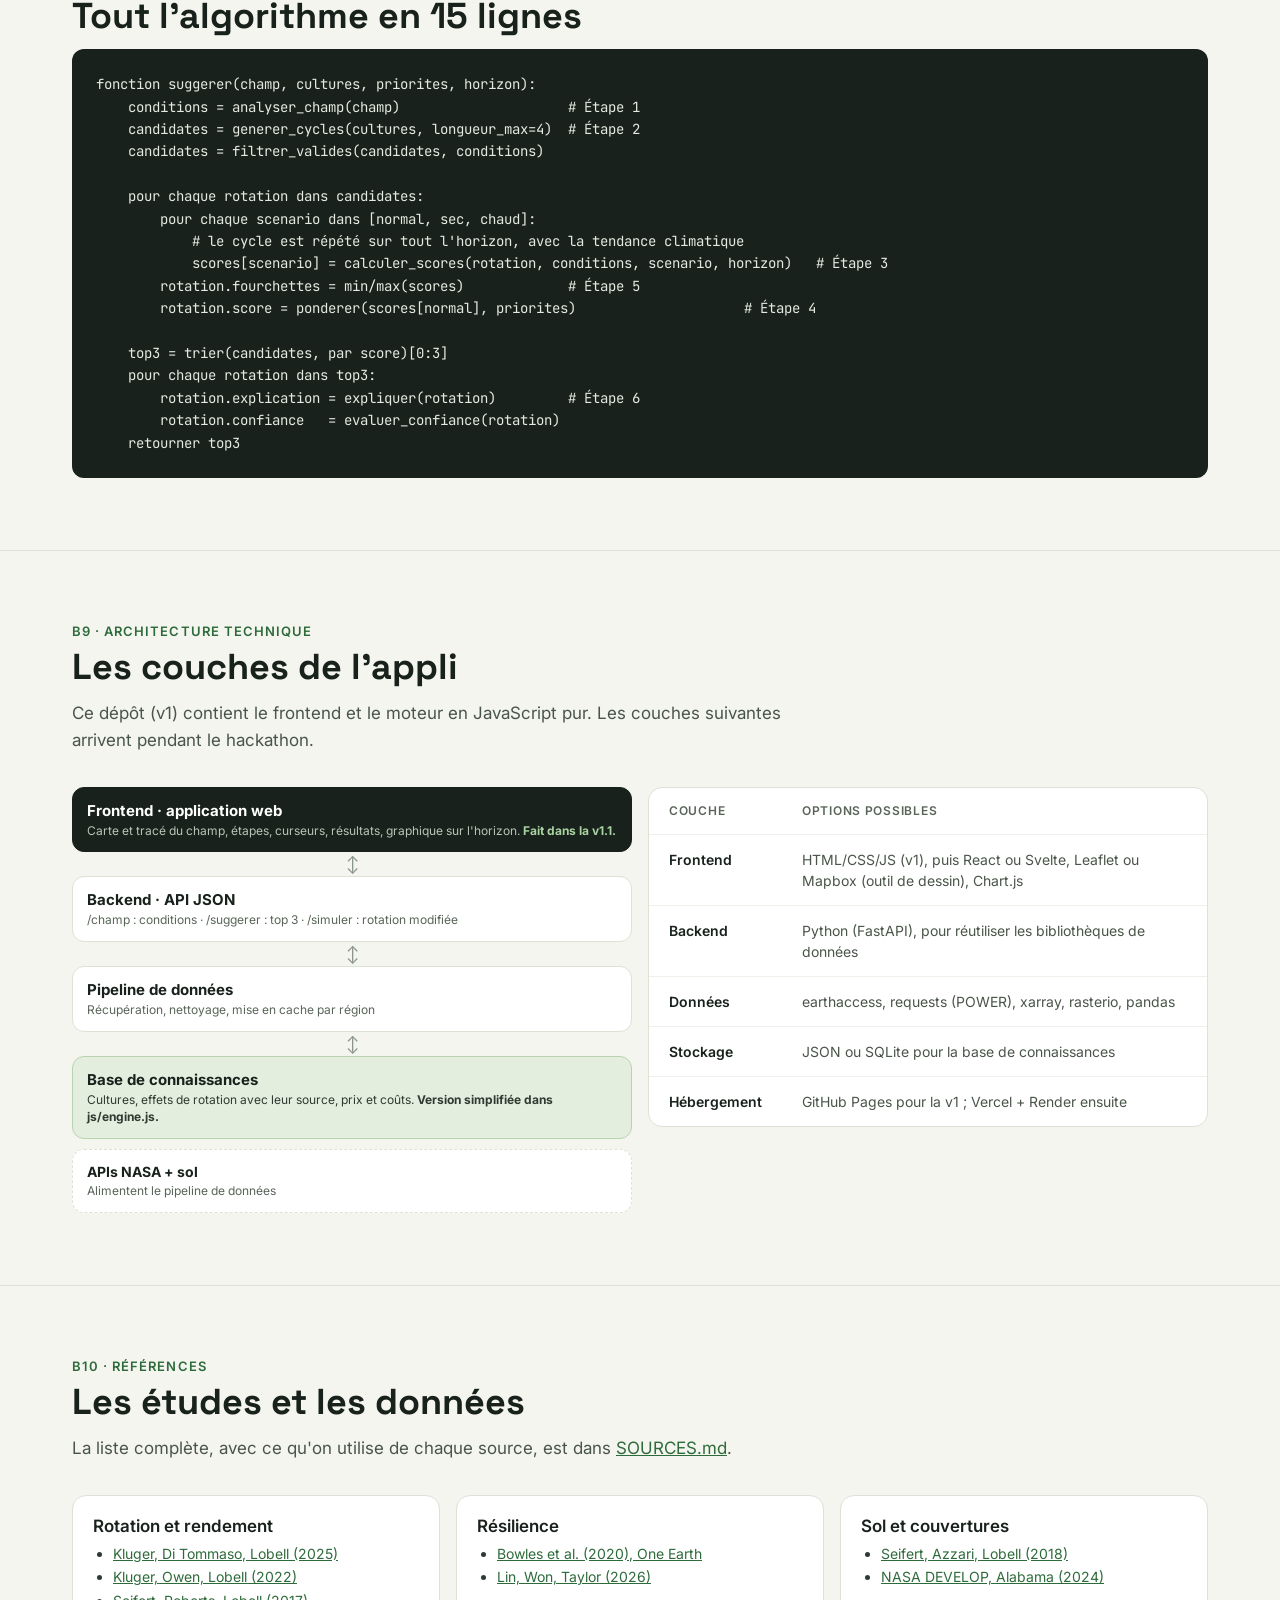
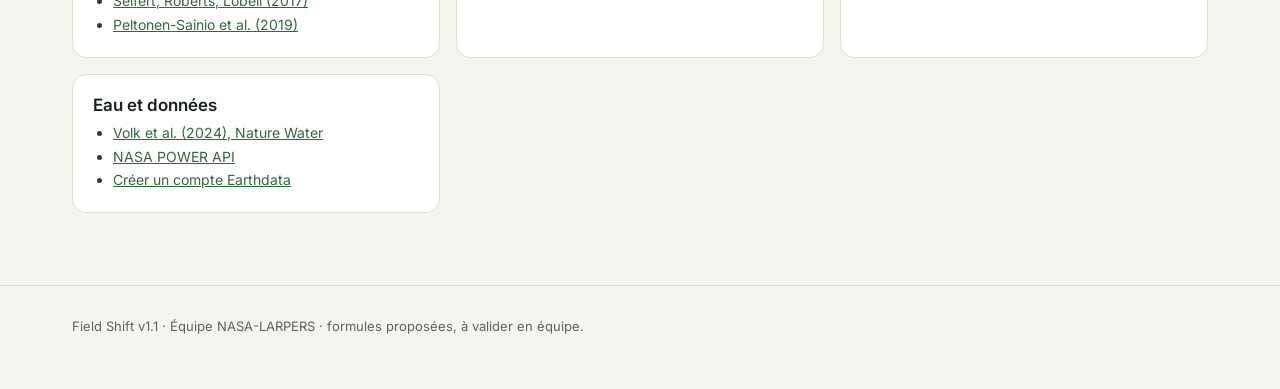
<file: algorithme.html>
<!doctype html>
<html lang="fr">
<head>
<meta charset="utf-8">
<meta name="viewport" content="width=device-width, initial-scale=1">
<title>Field Shift · Algorithme</title>
<meta name="description" content="Comment Field Shift transforme un champ tracé et les données de la NASA en suggestions de rotations de cultures.">
<link rel="icon" href="data:image/svg+xml,%3Csvg xmlns='http://www.w3.org/2000/svg' viewBox='0 0 24 24' fill='none' stroke='%232E6B3B' stroke-width='2.2' stroke-linecap='round' stroke-linejoin='round'%3E%3Cpath d='M11 20A7 7 0 0 1 9.8 6.1C15.5 5 17 4.5 19 2c1 2 2 4.2 2 8 0 5.5-4.8 10-10 10z'/%3E%3Cpath d='M2 21c0-3 1.9-5.4 5.1-6'/%3E%3C/svg%3E">
<link rel="preconnect" href="https://fonts.googleapis.com">
<link rel="preconnect" href="https://fonts.gstatic.com" crossorigin>
<link href="https://fonts.googleapis.com/css2?family=Inter:wght@400;500;600;700&family=Space+Grotesk:wght@500;600;700&family=JetBrains+Mono:wght@400;500&display=swap" rel="stylesheet">
<link rel="stylesheet" href="css/style.css">
</head>
<body>
<nav class="site-nav" aria-label="Navigation principale">
  <div class="wrap">
    <a class="brand" href="index.html">
      <svg width="22" height="22" viewBox="0 0 24 24" fill="none" stroke="currentColor" stroke-width="2" stroke-linecap="round" stroke-linejoin="round" aria-hidden="true"><path d="M11 20A7 7 0 0 1 9.8 6.1C15.5 5 17 4.5 19 2c1 2 2 4.2 2 8 0 5.5-4.8 10-10 10z"/><path d="M2 21c0-3 1.9-5.4 5.1-6"/></svg>
      Field Shift
    </a>
    <div class="nav-links">
      <a href="index.html">Vue d'ensemble</a>
      <a href="app.html">Application</a>
      <a href="algorithme.html" aria-current="page">Algorithme</a>
    </div>
  </div>
</nav>

<header class="hero">
  <div class="wrap">
    <p class="kicker">Field Shift · Partie B</p>
    <h1>L'algorithme de suggestions</h1>
    <p class="sub">Du champ tracé aux 3 meilleures rotations : 6 étapes, 5 scores, chaque chiffre relié à une étude.</p>
    <div class="actions">
      <a class="btn btn-mint" href="app.html">Voir l'algorithme en action</a>
      <a class="btn btn-outline" href="https://github.com/" id="codeLink">Lire le code (js/engine.js)</a>
    </div>
  </div>
</header>

<main>
<section class="sec">
  <div class="wrap">
    <p class="eyebrow">B1 · Vue d'ensemble</p>
    <h2 class="h2">Le pipeline en un coup d'œil</h2>
    <p class="lead">Les entrées à gauche, les six étapes au centre, ce que voit le fermier à droite.</p>
    <div class="pipeline">
      <div class="pipe-col">
        <p class="eyebrow" style="color: var(--subtle)">Entrées</p>
        <div class="node"><b>Polygone du champ</b><small>Tracé par le fermier</small></div>
        <div class="node"><b>Données NASA</b><small>POWER, IMERG, SMAP, ECOSTRESS, HLS</small></div>
        <div class="node"><b>Données de sol</b><small>SoilGrids ou équivalent</small></div>
        <div class="node"><b>Cultures choisies</b><small>Saisie du fermier</small></div>
        <div class="node"><b>Base de cultures</b><small>Attributs par culture</small></div>
        <div class="node"><b>Études (paramètres)</b><small>Effets de rotation sourcés</small></div>
        <div class="node"><b>Priorités</b><small>Curseurs eau, sol, risque, revenu</small></div>
      </div>
      <div class="pipe-arrow" aria-hidden="true">→</div>
      <div class="pipe-col" style="gap: 0">
        <p class="eyebrow" style="color: var(--subtle); margin-bottom: 8px">Traitement</p>
        <div class="proc"><span class="n">1</span><strong>Conditions du champ</strong><small>Moyennes, tendances, années types, NDVI</small></div>
        <div class="dn" aria-hidden="true">↓</div>
        <div class="proc"><span class="n">2</span><strong>Générer les rotations valides</strong><small>Énumération + règles de calendrier et de famille</small></div>
        <div class="dn" aria-hidden="true">↓</div>
        <div class="proc"><span class="n">3</span><strong>Calculer 5 scores par rotation</strong><small>Rendement, résilience, sol, eau, revenu</small></div>
        <div class="dn" aria-hidden="true">↓</div>
        <div class="proc"><span class="n">4</span><strong>Pondérer selon les priorités</strong><small>Les curseurs du fermier deviennent des poids</small></div>
        <div class="dn" aria-hidden="true">↓</div>
        <div class="proc"><span class="n">5</span><strong>Scénarios météo → fourchettes</strong><small>Normal, sec, chaud</small></div>
        <div class="dn" aria-hidden="true">↓</div>
        <div class="proc"><span class="n">6</span><strong>Explications</strong><small>Trois raisons + niveau de confiance</small></div>
      </div>
      <div class="pipe-arrow" aria-hidden="true">→</div>
      <div class="pipe-col">
        <p class="eyebrow" style="color: var(--subtle)">Sorties</p>
        <div class="node soft"><b style="font-size: 16px">Top 3 des rotations</b><small style="color: var(--text)">+ la rotation actuelle pour comparer</small></div>
        <div class="node"><b>5 scores sur 100</b><small>Eau, sol, résilience, rendement, revenu</small></div>
        <div class="node"><b>Fourchette de revenus</b><small>Année sèche → année favorable</small></div>
        <div class="node"><b>Explication + confiance</b><small>Chaque chiffre relié à son étude</small></div>
      </div>
    </div>
  </div>
</section>

<section class="sec">
  <div class="wrap">
    <p class="eyebrow">B2 · Les entrées</p>
    <h2 class="h2">Les données</h2>
    <p class="lead">Le compte Earthdata est gratuit : créez-le avant le hackathon. Pré-téléchargez la région de démo pour ne pas dépendre des serveurs le jour J.</p>
    <div class="tbox">
      <table class="t" style="min-width: 760px">
        <thead><tr><th>Donnée</th><th>Source</th><th>Résolution</th><th>Accès</th><th>Usage</th></tr></thead>
        <tbody>
          <tr><td>Température, pluie, ensoleillement</td><td><span class="pill nasa">NASA POWER</span></td><td>Point, quotidien</td><td>Aucun compte</td><td class="muted">Climat, tendances, scénarios</td></tr>
          <tr><td>Précipitations</td><td><span class="pill nasa">GPM IMERG</span></td><td>~10 km, quotidien</td><td>Earthdata</td><td class="muted">Eau disponible</td></tr>
          <tr><td>Humidité du sol</td><td><span class="pill nasa">SMAP</span></td><td>9 km, quotidien</td><td>Earthdata</td><td class="muted">Eau disponible, stress</td></tr>
          <tr><td>Consommation d'eau des plantes</td><td><span class="pill nasa">ECOSTRESS</span></td><td>~70 m</td><td>Earthdata</td><td class="muted">Besoin en eau, stress</td></tr>
          <tr><td>Vigueur de la végétation (NDVI)</td><td><span class="pill nasa">HLS</span></td><td>30 m</td><td>Earthdata</td><td class="muted">Historique du champ, précédent cultural</td></tr>
          <tr><td>Projections climatiques</td><td><span class="pill nasa">NEX-GDDP-CMIP6</span></td><td>~25 km, quotidien jusqu'en 2100</td><td>Ouvert</td><td class="muted">Tendance au réchauffement pour les horizons de 10 à 30 ans</td></tr>
          <tr><td>Stockage d'eau à long terme</td><td><span class="pill nasa">GRACE-FO</span></td><td>Grossière, mensuelle</td><td>Earthdata</td><td class="muted">Tendance d'assèchement (option)</td></tr>
          <tr><td>Humidité du sol et météo mesurées</td><td><span class="pill other">Capteurs au champ</span></td><td>Point, en continu</td><td>Matériel (grandes fermes)</td><td class="muted">Remplace SMAP et POWER par des mesures</td></tr>
          <tr><td>Texture et matière organique</td><td><span class="pill other">SoilGrids</span></td><td>250 m</td><td>Ouvert</td><td class="muted">Score sol, eau</td></tr>
          <tr><td>Cultures, priorités, historique</td><td><span class="pill other">Fermier</span></td><td>—</td><td>—</td><td class="muted">Contraintes et pondération</td></tr>
          <tr><td>Prix et coûts</td><td><span class="pill other">Budgets de production</span></td><td>Région</td><td>À trouver</td><td class="muted">Revenu</td></tr>
        </tbody>
      </table>
    </div>
  </div>
</section>

<section class="sec">
  <div class="wrap">
    <p class="eyebrow">B3 · Modèle de données</p>
    <h2 class="h2">Trois objets</h2>
    <p class="lead">Une rotation est une liste d'occupations du champ dans le temps, pas « une culture = un an ». Pour le MVP : une culture principale par année, avec une couverture en option.</p>
    <div class="grid grid-wide">
      <div class="card"><span class="k">Culture</span>
<pre class="code">Culture {
  nom, famille
  type: annuelle | hiver |
        couverture | vivace
  fenetre_semis: [mai, juin]
  duree_mois: 4
  besoin_eau_mm
  tolerance_chaleur
  tolerance_secheresse
  fixe_azote: vrai/faux
  effet_sol: -2 à +2
  rendement_base: t/ha
  prix: $/t
  cout_production: $/ha
  delai_retour_ans
}</pre></div>
      <div class="card"><span class="k">Rotation</span>
<pre class="code">Rotation {
  occupations: [
    { Soya,
      2027-05 → 2027-09 },
    { Blé d'hiver,
      2027-09 → 2028-07 },
    { Trèfle,
      2028-08 → 2029-04 },
    { Maïs,
      2029-05 → 2029-10 }
  ]
}</pre>
        <p class="cb" style="margin-top: 12px">Règle unique : <strong>fin(A) ≤ semis(B)</strong>.</p></div>
      <div class="card"><span class="k">Champ</span>
<pre class="code">Champ {
  polygone, superficie_ha
  latitude, longitude
  climat: {
    pluie, temperature,
    tendances }
  sol: {
    texture,
    matiere_organique,
    humidite }
  eau: {
    irrigation,
    stress_hydrique }
  historique_cultures
}</pre></div>
    </div>
  </div>
</section>

<section class="sec">
  <div class="wrap">
    <p class="eyebrow">B4 · Étapes 1 et 2</p>
    <h2 class="h2">Conditions du champ, puis rotations valides</h2>
    <div class="grid grid-wide">
      <div class="card"><span class="k">Étape 1</span><p class="ct" style="margin-top: 12px">Analyser le champ</p>
        <ul class="clean">
          <li>Données NASA du polygone sur 10 à 20 ans</li>
          <li>Moyennes de pluie et de température en saison</li>
          <li>Tendances : réchauffement, assèchement</li>
          <li>Années types : normale, la plus sèche, la plus chaude</li>
          <li>Vigueur historique du champ (NDVI)</li>
          <li>Classement des risques : sécheresse, chaleur, excès d'eau</li>
        </ul></div>
      <div class="card"><span class="k">Étape 2</span><p class="ct" style="margin-top: 12px">Générer et filtrer</p>
        <p class="cb"><strong>Une rotation = un cycle de 1 à 4 ans, répété sur l'horizon choisi</strong> (3, 4, 5, 10, 15 ou 30 ans). On énumère tous les cycles : avec 5 cultures, 5 + 25 + 125 + 625 = 780 séquences, instantané. Les décalages (A→B→C et B→C→A) et les répétitions (A→B→A→B = A→B) comptent pour un seul cycle. Plus tard, avec plusieurs cultures par an : recherche heuristique (A*, faisceau).</p>
        <div style="margin-top: 14px; display: flex; flex-direction: column; gap: 8px">
          <div class="rule"><span style="font-weight: 600">Calendrier : fin(A) ≤ semis(B)</span><span class="bad">✗ Blé d'hiver semé avant la récolte du maïs</span></div>
          <div class="rule"><span style="font-weight: 600">Délai de retour de la même famille</span><span class="bad">✗ Soya → soya</span></div>
          <div class="rule"><span style="font-weight: 600">Seulement les cultures choisies</span><span class="bad">✗ Culture non cochée</span></div>
          <div class="rule"><span style="font-weight: 600">Adaptée au climat local</span><span class="bad">✗ Trop exigeante en chaleur</span></div>
        </div></div>
    </div>
  </div>
</section>

<section class="sec">
  <div class="wrap">
    <p class="eyebrow">B5 · Étape 3</p>
    <h2 class="h2">Les 5 scores</h2>
    <p class="lead">Chaque score est normalisé de 0 à 100. Les formules sont des propositions de départ, à valider en équipe.</p>
    <div class="grid grid-wide">
      <div class="card"><span class="k">Score 1</span><p class="ct" style="margin-top: 12px">Rendement</p>
<pre class="code">rendement(culture, année) =
    rendement_base(culture, région)
  × (1 + effet_précédent(préc, culture, météo))
  × facteur_météo(scénario)</pre>
        <ul class="clean sm" style="margin-top: 12px"><li>Effets par séquence : tableau B6.</li><li>Ajustés selon la pluie et la chaleur.</li></ul></div>
      <div class="card"><span class="k">Score 2</span><p class="ct" style="margin-top: 12px">Résilience</p>
<pre class="code">résilience = f(diversité,
               tolérance des cultures,
               perte en scénario sec/chaud)</pre>
        <ul class="clean sm" style="margin-top: 12px"><li>Diversité = nombre de familles différentes.</li><li>Pertes en sécheresse réduites de 14 % à 90 % (Bowles 2020).</li><li>Rotation régulière : moins de variance (Lin 2026).</li></ul></div>
      <div class="card"><span class="k">Score 3</span><p class="ct" style="margin-top: 12px">Santé du sol</p>
<pre class="code">sol = Σ effet_sol(culture)
    + bonus légumineuse
    + bonus couverture
    − pénalité monoculture
    − pénalité sol nu</pre>
        <ul class="clean sm" style="margin-top: 12px"><li>Compromis à afficher : la couverture protège le sol mais peut coûter un peu de rendement.</li></ul></div>
      <div class="card"><span class="k">Score 4</span><p class="ct" style="margin-top: 12px">Eau</p>
<pre class="code">déficit = besoin_eau(rotation)
        − eau_disponible(pluie + sol)
score_eau élevé si déficit ≈ 0</pre>
        <ul class="clean sm" style="margin-top: 12px"><li>Besoin ajusté avec ECOSTRESS.</li><li>Disponibilité : IMERG/POWER + SMAP.</li><li>Incertitude ~10 à 20 % (Volk 2024).</li></ul></div>
      <div class="card"><span class="k">Score 5</span><p class="ct" style="margin-top: 12px">Revenu</p>
<pre class="code">revenu(année) =
    rendement × prix × superficie
  − coût × superficie
revenu_rotation = moyenne / scénario</pre>
        <ul class="clean sm" style="margin-top: 12px"><li>Toujours une fourchette, jamais un chiffre unique.</li><li>Prix et coûts : source régionale à trouver.</li></ul></div>
    </div>
  </div>
</section>

<section class="sec">
  <div class="wrap">
    <p class="eyebrow">B6 · Les paramètres scientifiques</p>
    <h2 class="h2">Effet de chaque enchaînement sur le rendement</h2>
    <p class="lead">Comparé à la même culture répétée chaque année. Ce sont les valeurs que le prototype utilise déjà, dans <code>js/engine.js</code>.</p>
    <div class="tbox">
      <table class="t" style="min-width: 760px">
        <thead><tr><th>Séquence</th><th>Effet</th><th>Contexte</th><th>Source</th></tr></thead>
        <tbody>
          <tr><td>Maïs → soya</td><td class="pos" style="font-weight: 700">~ +8 %</td><td class="muted">É.-U., satellite</td><td>Kluger et al. 2025</td></tr>
          <tr><td>Soya → blé de printemps</td><td class="pos" style="font-weight: 700">~ +8 %</td><td class="muted">Idem</td><td>Kluger et al. 2025</td></tr>
          <tr><td>Soya → maïs</td><td class="pos" style="font-weight: 700">~ +2,5 %</td><td class="muted">Idem</td><td>Kluger et al. 2025</td></tr>
          <tr><td>Blé d'hiver → maïs</td><td class="pos" style="font-weight: 700">~ +0,9 %</td><td class="muted">Idem</td><td>Kluger et al. 2025</td></tr>
          <tr><td>Soya → blé d'hiver</td><td class="neg" style="font-weight: 700">~ −12 %</td><td class="muted">Probablement le semis tardif du blé</td><td>Kluger et al. 2025</td></tr>
          <tr><td>Maïs → maïs</td><td class="neg" style="font-weight: 700">−4,3 %</td><td class="muted">Monoculture, Midwest, ~750 000 observations</td><td>Seifert et al. 2017</td></tr>
          <tr><td>Plusieurs combinaisons</td><td style="font-weight: 700">+16 % à −16 %</td><td class="muted">Précédent cultural par NDVI, Finlande</td><td>Peltonen-Sainio et al. 2019</td></tr>
        </tbody>
      </table>
    </div>
    <div class="grid grid-wide" style="margin-top: 20px">
      <div class="card"><p class="ct">Ajustement selon la météo</p>
        <ul class="clean sm">
          <li>La rotation aide davantage le maïs, le soya et le blé quand il pleut plus (Kluger et al. 2025).</li>
          <li>Maïs : avantage d'environ 1,18 t/ha les années les plus fraîches contre 0,84 t/ha les plus chaudes. Soya : l'avantage augmente avec la chaleur (Kluger et al. 2022).</li>
        </ul></div>
      <div class="card"><p class="ct">Résilience, sol, eau</p>
        <ul class="clean sm">
          <li>Rotation diversifiée : pertes en sécheresse réduites de 14 % à 90 % (Bowles et al. 2020, 11 sites É.-U. et Canada).</li>
          <li>Couvertures : léger gain (Seifert et al. 2018) jusqu'à environ −5 % pour le maïs selon une autre étude.</li>
          <li>Évapotranspiration par satellite : erreur d'environ 10 à 20 % (Volk et al. 2024).</li>
        </ul></div>
    </div>
  </div>
</section>

<section class="sec">
  <div class="wrap">
    <p class="eyebrow">B7 · Étapes 4, 5 et 6</p>
    <h2 class="h2">Pondérer, tester, expliquer</h2>
    <div class="grid grid-wide">
      <div class="card"><span class="k">Étape 4</span><p class="ct" style="margin-top: 12px">Pondérer selon les priorités</p>
<pre class="code">score_global =
  w_eau    × eau
+ w_sol    × sol
+ w_risque × résilience
+ w_revenu × revenu

w_i = curseur_i / Σ curseurs</pre>
        <p class="cb" style="margin-top: 12px">On affiche le top 3, avec la rotation actuelle comme référence.</p></div>
      <div class="card"><span class="k">Étape 5</span><p class="ct" style="margin-top: 12px">Scénarios et fourchettes</p>
        <div class="rule" style="display: block"><b style="font-size: 14px">Normal</b><p class="cb">Moyenne des 10 à 20 dernières années</p></div>
        <div class="rule" style="display: block; margin-top: 8px"><b style="font-size: 14px">Sec</b><p class="cb">L'année la plus sèche du champ</p></div>
        <div class="rule" style="display: block; margin-top: 8px"><b style="font-size: 14px">Chaud</b><p class="cb">L'année la plus chaude</p></div>
        <div class="rule" style="display: block; margin-top: 8px"><b style="font-size: 14px">Tendance sur l'horizon</b><p class="cb">Réchauffement progressif année après année, qui pèse surtout sur les cultures peu tolérantes à la chaleur. Illustratif dans la v1.1, à calibrer avec NEX-GDDP-CMIP6.</p></div>
        <p class="cb" style="margin-top: 12px">L'écart entre les scénarios donne la fourchette affichée.</p></div>
      <div class="card"><span class="k">Étape 6</span><p class="ct" style="margin-top: 12px">Explications et confiance</p>
        <p class="cb">Trois raisons principales, par exemple : « Le soya enrichit le sol en azote, ce qui augmente le rendement du maïs l'année suivante. »</p>
        <div style="display: flex; flex-direction: column; gap: 8px; margin-top: 14px">
          <div style="display: flex; gap: 10px; align-items: baseline"><span class="pill" style="color: #FFFFFF; background: var(--accent)">Élevée</span><span class="cb">Plusieurs études, région proche.</span></div>
          <div style="display: flex; gap: 10px; align-items: baseline"><span class="pill nasa">Moyenne</span><span class="cb">Une étude, ou région différente.</span></div>
          <div style="display: flex; gap: 10px; align-items: baseline"><span class="pill" style="color: var(--warn-text); background: var(--warn-soft)">Faible</span><span class="cb">Estimation sans étude directe.</span></div>
        </div>
        <p class="cb" style="margin-top: 12px">Au-delà de 15 ans, la confiance baisse d'un niveau. Les noms d'études n'apparaissent jamais dans les suggestions : ils sont regroupés dans « Détail et sources ».</p>
        <p class="cb" style="margin-top: 8px">IA générative en option : elle reformule uniquement à partir des chiffres calculés.</p></div>
    </div>
  </div>
</section>

<section class="sec">
  <div class="wrap">
    <p class="eyebrow">B8 · Pseudo-code</p>
    <h2 class="h2">Tout l'algorithme en 15 lignes</h2>
<pre class="code" style="font-size: 14px; padding: 24px">fonction suggerer(champ, cultures, priorites, horizon):
    conditions = analyser_champ(champ)                     # Étape 1
    candidates = generer_cycles(cultures, longueur_max=4)  # Étape 2
    candidates = filtrer_valides(candidates, conditions)

    pour chaque rotation dans candidates:
        pour chaque scenario dans [normal, sec, chaud]:
            # le cycle est répété sur tout l'horizon, avec la tendance climatique
            scores[scenario] = calculer_scores(rotation, conditions, scenario, horizon)   # Étape 3
        rotation.fourchettes = min/max(scores)             # Étape 5
        rotation.score = ponderer(scores[normal], priorites)                     # Étape 4

    top3 = trier(candidates, par score)[0:3]
    pour chaque rotation dans top3:
        rotation.explication = expliquer(rotation)         # Étape 6
        rotation.confiance   = evaluer_confiance(rotation)
    retourner top3</pre>
  </div>
</section>

<section class="sec">
  <div class="wrap">
    <p class="eyebrow">B9 · Architecture technique</p>
    <h2 class="h2">Les couches de l'appli</h2>
    <p class="lead">Ce dépôt (v1) contient le frontend et le moteur en JavaScript pur. Les couches suivantes arrivent pendant le hackathon.</p>
    <div class="grid grid-wide" style="align-items: start">
      <div class="pipe-col" style="gap: 0">
        <div class="node dark"><b style="font-size: 15px">Frontend · application web</b><small>Carte et tracé du champ, étapes, curseurs, résultats, graphique sur l'horizon. <strong style="color: var(--mint)">Fait dans la v1.1.</strong></small></div>
        <div class="dn" aria-hidden="true">↕</div>
        <div class="node"><b style="font-size: 15px">Backend · API JSON</b><small>/champ : conditions · /suggerer : top 3 · /simuler : rotation modifiée</small></div>
        <div class="dn" aria-hidden="true">↕</div>
        <div class="node"><b style="font-size: 15px">Pipeline de données</b><small>Récupération, nettoyage, mise en cache par région</small></div>
        <div class="dn" aria-hidden="true">↕</div>
        <div class="node soft"><b style="font-size: 15px">Base de connaissances</b><small style="color: var(--text)">Cultures, effets de rotation avec leur source, prix et coûts. <strong>Version simplifiée dans js/engine.js.</strong></small></div>
        <div class="node dashed" style="margin-top: 10px"><b>APIs NASA + sol</b><small>Alimentent le pipeline de données</small></div>
      </div>
      <div class="tbox">
        <table class="t" style="min-width: 0">
          <thead><tr><th>Couche</th><th>Options possibles</th></tr></thead>
          <tbody>
            <tr><td>Frontend</td><td class="muted">HTML/CSS/JS (v1), puis React ou Svelte, Leaflet ou Mapbox (outil de dessin), Chart.js</td></tr>
            <tr><td>Backend</td><td class="muted">Python (FastAPI), pour réutiliser les bibliothèques de données</td></tr>
            <tr><td>Données</td><td class="muted">earthaccess, requests (POWER), xarray, rasterio, pandas</td></tr>
            <tr><td>Stockage</td><td class="muted">JSON ou SQLite pour la base de connaissances</td></tr>
            <tr><td>Hébergement</td><td class="muted">GitHub Pages pour la v1 ; Vercel + Render ensuite</td></tr>
          </tbody>
        </table>
      </div>
    </div>
  </div>
</section>

<section class="sec">
  <div class="wrap">
    <p class="eyebrow">B10 · Références</p>
    <h2 class="h2">Les études et les données</h2>
    <p class="lead">La liste complète, avec ce qu'on utilise de chaque source, est dans <a href="SOURCES.md">SOURCES.md</a>.</p>
    <div class="grid grid-wide">
      <div class="card"><p class="ct">Rotation et rendement</p>
        <ul class="clean sm">
          <li><a href="https://science.nasa.gov/earth/earth-observatory/how-to-rotate-crops-154601/" target="_blank" rel="noopener">Kluger, Di Tommaso, Lobell (2025)</a></li>
          <li><a href="https://arxiv.org/abs/2112.13700v1" target="_blank" rel="noopener">Kluger, Owen, Lobell (2022)</a></li>
          <li><a href="https://agris.fao.org/search/zh/records/65df2e2663b8185d9cab64c7" target="_blank" rel="noopener">Seifert, Roberts, Lobell (2017)</a></li>
          <li><a href="https://agris.fao.org/search/ru/records/6748a03c8834da021e380628" target="_blank" rel="noopener">Peltonen-Sainio et al. (2019)</a></li>
        </ul></div>
      <div class="card"><p class="ct">Résilience</p>
        <ul class="clean sm">
          <li><a href="https://lter.kbs.msu.edu/citations/3830" target="_blank" rel="noopener">Bowles et al. (2020), One Earth</a></li>
          <li><a href="https://ideas.repec.org/p/ags/aaea26/404696.html" target="_blank" rel="noopener">Lin, Won, Taylor (2026)</a></li>
        </ul></div>
      <div class="card"><p class="ct">Sol et couvertures</p>
        <ul class="clean sm">
          <li><a href="https://www.nasaharvest.org/news/new-stanford-research-on-satellite-detection-of-cover-crops-in-the-midwest" target="_blank" rel="noopener">Seifert, Azzari, Lobell (2018)</a></li>
          <li><a href="https://ntrs.nasa.gov/api/citations/20250002857/downloads/2024Fall_MSFC_AlabamaAg_TechPaper_FD-final.pdf" target="_blank" rel="noopener">NASA DEVELOP, Alabama (2024)</a></li>
        </ul></div>
      <div class="card"><p class="ct">Eau et données</p>
        <ul class="clean sm">
          <li><a href="https://science.nasa.gov/?p=1058754" target="_blank" rel="noopener">Volk et al. (2024), Nature Water</a></li>
          <li><a href="https://power.larc.nasa.gov/docs/services/api/" target="_blank" rel="noopener">NASA POWER API</a></li>
          <li><a href="https://urs.earthdata.nasa.gov/users/new" target="_blank" rel="noopener">Créer un compte Earthdata</a></li>
        </ul></div>
    </div>
  </div>
</section>
</main>

<footer class="site-foot">
  <div class="wrap">Field Shift v1.1 · Équipe NASA-LARPERS · formules proposées, à valider en équipe.</div>
</footer>
<script>
  // Lien « Lire le code » : pointe vers le dépôt GitHub quand le site est publié sur GitHub Pages
  (function () {
    var a = document.getElementById("codeLink"), h = location.hostname, m = h.match(/^([^.]+)\.github\.io$/);
    var repo = location.pathname.split("/")[1];
    if (m && repo) a.href = "https://github.com/" + m[1] + "/" + repo + "/blob/main/js/engine.js";
    else a.href = "js/engine.js";
  })();
</script>
</body>
</html>
</file>
<file: css/style.css>
/* Field Shift : styles partagés */
:root {
  --ground: #F4F5EF;
  --surface: #FFFFFF;
  --ink: #18211B;
  --text: #2F3A30;
  --muted: #4A5549;
  --subtle: #5A6559;
  --line: #DDE2D6;
  --line-soft: #EEF1EA;
  --accent: #2E6B3B;
  --accent-dark: #1F4D29;
  --accent-soft: #E3EEDF;
  --accent-line: #B9D3B0;
  --mint: #A9D3A0;
  --warn: #A3410F;
  --warn-soft: #FBF3E8;
  --warn-line: #EBD3B3;
  --warn-text: #5C3A10;
  --display: "Space Grotesk", Inter, system-ui, sans-serif;
  --body: Inter, system-ui, -apple-system, "Segoe UI", sans-serif;
  --mono: "JetBrains Mono", ui-monospace, SFMono-Regular, Menlo, monospace;
}

* { box-sizing: border-box; }
html, body { margin: 0; }
body { font-family: var(--body); color: var(--ink); background: var(--ground); -webkit-font-smoothing: antialiased; }
a { color: var(--accent); }
a:hover { color: var(--accent-dark); }
button, input, select { font: inherit; }
:focus-visible { outline: 3px solid #3E7CA8; outline-offset: 2px; }

/* ---------- Navigation du site ---------- */
.site-nav { position: sticky; top: 0; z-index: 10; background: rgba(24, 33, 27, 0.96); backdrop-filter: blur(8px); }
.site-nav .wrap { display: flex; align-items: center; justify-content: space-between; gap: 16px; min-height: 60px; flex-wrap: wrap; }
.brand { display: flex; align-items: center; gap: 10px; color: #FFFFFF; text-decoration: none; font-family: var(--display); font-weight: 700; font-size: 18px; }
.brand:hover { color: #FFFFFF; }
.brand svg { color: var(--mint); }
.nav-links { display: flex; gap: 4px; flex-wrap: wrap; }
.nav-links a { color: #C9D2C6; text-decoration: none; font-size: 14px; font-weight: 500; padding: 10px 14px; border-radius: 10px; }
.nav-links a:hover { color: #FFFFFF; background: rgba(255, 255, 255, 0.08); }
.nav-links a[aria-current="page"] { color: #FFFFFF; background: rgba(255, 255, 255, 0.12); }

/* ---------- Pages ---------- */
.wrap { max-width: 1200px; margin: 0 auto; padding: 0 32px; }
.hero { background: var(--ink); color: #FFFFFF; padding: 72px 0 80px; }
.hero .kicker { margin: 0; font-size: 13px; font-weight: 600; letter-spacing: .08em; text-transform: uppercase; color: var(--mint); }
.hero h1 { font-family: var(--display); font-size: clamp(44px, 7vw, 72px); line-height: 1; margin: 18px 0 20px; letter-spacing: -0.02em; }
.hero .sub { font-size: clamp(18px, 2.2vw, 22px); line-height: 1.5; max-width: 820px; margin: 0; color: #E4EAE1; }
.hero .angle { font-size: 17px; line-height: 1.6; max-width: 820px; margin: 20px 0 0; color: #B9C4B6; }
.hero .angle strong { color: #FFFFFF; }
.hero-meta { display: flex; flex-wrap: wrap; gap: 28px; margin-top: 48px; font-size: 14px; color: #B9C4B6; }
.hero-meta strong { display: block; color: #FFFFFF; font-weight: 600; font-size: 16px; }
.actions { display: flex; flex-wrap: wrap; gap: 12px; margin-top: 36px; }
.btn { display: inline-flex; align-items: center; justify-content: center; gap: 8px; min-height: 48px; padding: 0 22px; border-radius: 12px; font-weight: 600; font-size: 15px; text-decoration: none; border: 1px solid transparent; cursor: pointer; }
.btn-mint { background: var(--mint); color: var(--ink); }
.btn-mint:hover { color: var(--ink); background: #BFE0B7; }
.btn-outline { background: transparent; color: #FFFFFF; border-color: #5B6A58; }
.btn-outline:hover { color: #FFFFFF; border-color: #8A9888; }
.btn-dark { background: var(--ink); color: #FFFFFF; }
.btn-dark:hover { color: #FFFFFF; background: #2A352D; }
.btn-light { background: var(--surface); color: var(--ink); border-color: var(--line); }
.btn-light:hover { color: var(--ink); border-color: #B8C1B3; }

.sec { padding: 72px 0; border-top: 1px solid var(--line); }
.sec:first-of-type { border-top: none; }
.eyebrow { font-size: 13px; font-weight: 600; letter-spacing: .08em; text-transform: uppercase; color: var(--accent); margin: 0; }
.h2 { font-family: var(--display); font-size: clamp(28px, 3.4vw, 36px); line-height: 1.15; margin: 8px 0 12px; }
.lead { font-size: 17px; line-height: 1.6; color: var(--muted); max-width: 760px; margin: 0 0 32px; }
.grid { display: grid; grid-template-columns: repeat(auto-fit, minmax(260px, 1fr)); gap: 16px; }
.grid-wide { grid-template-columns: repeat(auto-fit, minmax(300px, 1fr)); }
.card { background: var(--surface); border: 1px solid var(--line); border-radius: 14px; padding: 20px; }
.card.soft { background: var(--accent-soft); border-color: var(--accent-line); }
.card.dark { background: var(--ink); border-color: var(--ink); color: #FFFFFF; }
.card.warn { background: var(--warn-soft); border-color: var(--warn-line); color: var(--warn-text); }
.k { font-family: var(--display); font-weight: 700; font-size: 13px; color: var(--accent); background: var(--accent-soft); border-radius: 6px; padding: 3px 8px; display: inline-block; }
.ct { font-weight: 600; font-size: 17px; margin: 12px 0 6px; }
.ct:first-child { margin-top: 0; }
.cb { font-size: 14px; line-height: 1.55; color: var(--muted); margin: 0; }
.card.warn .cb { color: var(--warn-text); }
.where { margin-top: 10px; color: var(--accent); font-weight: 500; }
ul.clean { margin: 0; padding-left: 20px; font-size: 15px; line-height: 1.7; color: var(--text); }
ul.clean.sm { font-size: 14px; }

/* Tableaux en grille (défilent horizontalement sur mobile) */
.tbox { overflow-x: auto; background: var(--surface); border: 1px solid var(--line); border-radius: 14px; }
table.t { width: 100%; border-collapse: collapse; min-width: 640px; font-size: 14px; line-height: 1.5; }
table.t th { text-align: left; font-size: 12px; font-weight: 600; letter-spacing: .06em; text-transform: uppercase; color: var(--subtle); padding: 14px 20px; }
table.t td { padding: 14px 20px; border-top: 1px solid var(--line-soft); vertical-align: top; }
table.t td:first-child { font-weight: 600; }
table.t td.muted { color: var(--muted); }
.tag { font-size: 12px; font-weight: 600; border-radius: 999px; padding: 3px 10px; display: inline-block; white-space: nowrap; }
.tag.enonce { background: var(--accent-soft); color: var(--accent); }
.tag.equipe { background: var(--warn-soft); color: #7A4A12; }
.pill { font-size: 12px; font-weight: 700; border-radius: 6px; padding: 3px 8px; display: inline-block; white-space: nowrap; }
.pill.nasa { color: var(--accent-dark); background: var(--accent-soft); }
.pill.other { color: var(--muted); background: var(--line-soft); }

.flow { display: flex; flex-wrap: wrap; gap: 10px; align-items: center; }
.step { display: flex; align-items: center; gap: 10px; background: var(--surface); border: 1px solid var(--line); border-radius: 12px; padding: 12px 16px; font-size: 15px; font-weight: 500; }
.num { width: 26px; height: 26px; border-radius: 50%; background: var(--ink); color: #FFFFFF; font-size: 13px; font-weight: 700; display: flex; align-items: center; justify-content: center; flex: none; }
.arrow { color: #8A9488; font-size: 18px; }

.levels { display: grid; grid-template-columns: repeat(auto-fit, minmax(240px, 1fr)); gap: 16px; align-items: end; }
.pitch { display: flex; flex-wrap: wrap; border-radius: 14px; overflow: hidden; border: 1px solid var(--line); background: var(--surface); }
.pitch > div { padding: 18px 20px; border-right: 1px solid var(--line-soft); min-width: 180px; flex: 1 1 0; }
.pitch > div.w2 { flex-grow: 2; }
.pitch > div:last-child { border-right: none; }
.pitch .t { font-family: var(--display); font-weight: 700; font-size: 15px; color: var(--accent); }
.pitch .w { font-weight: 600; font-size: 15px; margin-top: 6px; }
.pitch .d { font-size: 13px; color: var(--muted); margin-top: 4px; line-height: 1.5; }
blockquote.decl { margin: 24px 0 0; background: var(--surface); border: 1px solid var(--line); border-radius: 14px; padding: 20px 24px; font-size: 15px; line-height: 1.6; color: var(--text); font-style: italic; }
.checks { padding: 8px 24px; }
.checks label { display: flex; gap: 12px; align-items: flex-start; padding: 12px 0; border-top: 1px solid var(--line-soft); font-size: 15px; line-height: 1.5; cursor: pointer; }
.checks label:first-child { border-top: none; }
.checks input { width: 20px; height: 20px; margin: 2px 0 0; accent-color: var(--accent); flex: none; }

/* Pipeline (page algorithme) */
.pipeline { display: grid; grid-template-columns: minmax(200px, 1fr) 32px minmax(280px, 1.3fr) 32px minmax(200px, 1fr); align-items: center; gap: 8px; }
.pipe-col { display: flex; flex-direction: column; gap: 8px; }
.pipe-arrow { text-align: center; font-size: 22px; color: #8A9488; }
.node { background: var(--surface); border: 1px solid var(--line); border-radius: 12px; padding: 12px 14px; font-size: 14px; line-height: 1.4; }
.node b { display: block; }
.node small { display: block; font-size: 12px; color: var(--subtle); margin-top: 2px; }
.node.soft { background: var(--accent-soft); border-color: var(--accent-line); }
.node.dark { background: var(--ink); border-color: var(--ink); color: #FFFFFF; }
.node.dark small { color: #B9C4B6; }
.node.dashed { border-style: dashed; }
.proc { background: var(--ink); color: #FFFFFF; border-radius: 12px; padding: 14px 16px; font-size: 14px; line-height: 1.4; }
.proc .n { font-family: var(--display); font-weight: 700; color: var(--mint); margin-right: 6px; }
.proc small { display: block; font-size: 12px; color: #B9C4B6; margin-top: 3px; }
.dn { text-align: center; color: #8A9488; font-size: 16px; line-height: 1; padding: 4px 0; }
pre.code { font-family: var(--mono); font-size: 13px; line-height: 1.6; background: var(--ink); color: #E4EAE1; border-radius: 12px; padding: 16px 18px; margin: 12px 0 0; overflow-x: auto; white-space: pre; }
.rule { display: flex; justify-content: space-between; gap: 12px; border-top: 1px solid var(--line-soft); padding-top: 8px; font-size: 14px; }
.rule .bad { color: var(--warn); text-align: right; }

.site-foot { padding: 32px 0 56px; border-top: 1px solid var(--line); font-size: 13px; color: var(--subtle); }

@media (max-width: 860px) {
  .pipeline { grid-template-columns: 1fr; }
  .pipe-arrow { transform: rotate(90deg); }
}
@media (max-width: 600px) {
  .wrap { padding: 0 16px; }
  .hero { padding: 48px 0 56px; }
  .sec { padding: 52px 0; }
}

/* ---------- Application (prototype) ---------- */
.shell { display: grid; grid-template-columns: 272px minmax(0, 1fr); min-height: calc(100vh - 60px); }
.steps { background: var(--surface); border-right: 1px solid var(--line); padding: 28px 16px 20px; display: flex; flex-direction: column; gap: 4px; position: sticky; top: 60px; height: calc(100vh - 60px); overflow-y: auto; }
.steps-title { font-family: var(--display); font-weight: 700; font-size: 20px; margin: 0 10px 2px; overflow-wrap: anywhere; }
.steps-sub { font-size: 13px; color: var(--subtle); margin: 0 10px 18px; line-height: 1.5; }
.stepbtn { display: flex; align-items: center; gap: 12px; width: 100%; min-height: 44px; padding: 6px 10px; border: none; background: transparent; border-radius: 10px; font-size: 14px; font-weight: 500; color: var(--text); text-align: left; cursor: pointer; }
.stepbtn .sn { width: 26px; height: 26px; border-radius: 50%; border: 1.5px solid #B8C1B3; display: flex; align-items: center; justify-content: center; font-size: 12px; font-weight: 700; flex: none; color: var(--subtle); }
.stepbtn:hover:not(:disabled) { background: var(--line-soft); }
.stepbtn.done .sn { background: var(--accent-soft); border-color: var(--accent-line); color: var(--accent); }
.stepbtn.current, .stepbtn.current:hover { background: var(--ink); color: #FFFFFF; }
.stepbtn.current .sn { background: #FFFFFF; border-color: #FFFFFF; color: var(--ink); }
.stepbtn:disabled { color: #7D877B; cursor: not-allowed; }
.steps-foot { margin-top: auto; padding: 16px 10px 0; font-size: 12px; color: var(--subtle); line-height: 1.6; }
.panel { display: flex; flex-direction: column; min-width: 0; }
.panel-head { padding: 24px 40px 0; }
.panel-head .progress { height: 4px; margin-top: 10px; max-width: 1040px; }
.scr { flex: 1; padding: 24px 40px 40px; }
.scr > * { max-width: 1040px; }
.panel-foot { position: sticky; bottom: 0; background: rgba(244, 245, 239, 0.96); backdrop-filter: blur(6px); border-top: 1px solid var(--line); padding: 14px 40px; }
.panel-foot .inner { max-width: 1040px; display: flex; align-items: center; justify-content: space-between; gap: 12px; flex-wrap: wrap; }
.panel-foot .primary, .panel-foot .ghost { width: auto; min-width: 200px; padding: 0 24px; }
.narrow { max-width: 560px; }
.cols { display: grid; grid-template-columns: repeat(2, minmax(0, 1fr)); gap: 24px; align-items: start; }
.rgrid { display: grid; grid-template-columns: repeat(auto-fill, minmax(300px, 1fr)); gap: 16px; align-items: start; }
.chartcard svg { display: block; width: 100%; height: auto; }
.legend { display: flex; flex-wrap: wrap; gap: 8px 18px; margin-top: 10px; font-size: 13px; color: var(--text); }
.legend span { display: inline-flex; align-items: center; gap: 8px; }
.legend i { display: inline-block; width: 22px; height: 3px; border-radius: 2px; }
.seg-wrap { flex-wrap: wrap; }
.seg-wrap .segb { flex: 1 0 70px; }
details.srcs summary { cursor: pointer; font-weight: 600; font-size: 14px; min-height: 28px; }

.h { font-family: var(--display); font-size: 30px; line-height: 1.15; margin: 0 0 8px; }
.p { font-size: 15px; line-height: 1.55; color: var(--muted); margin: 0 0 20px; }
.lbl { font-size: 13px; font-weight: 600; color: var(--text); margin: 0 0 8px; display: block; }
.mt { margin-top: 22px; }
.inp { width: 100%; height: 48px; border: 1px solid #C3CBBC; border-radius: 12px; padding: 0 14px; font-size: 16px; background: var(--surface); color: var(--ink); }
.primary { width: 100%; min-height: 52px; border: none; border-radius: 14px; background: var(--accent); color: #FFFFFF; font-weight: 600; font-size: 16px; cursor: pointer; }
.primary:hover:not(:disabled) { background: var(--accent-dark); }
.primary:disabled { background: #B5BEB2; cursor: not-allowed; }
.ghost { width: 100%; min-height: 52px; border: 1px solid #C3CBBC; border-radius: 14px; background: var(--surface); color: var(--ink); font-weight: 600; font-size: 15px; cursor: pointer; display: flex; align-items: center; justify-content: center; gap: 8px; }
.ghost.dark { background: var(--ink); color: #FFFFFF; border-color: var(--ink); }
.chips { display: flex; flex-wrap: wrap; gap: 8px; }
.chip { min-height: 44px; padding: 0 14px; border-radius: 999px; border: 1px solid #C3CBBC; background: var(--surface); font-size: 14px; font-weight: 500; color: var(--ink); cursor: pointer; display: inline-flex; align-items: center; }
.chip.on { background: var(--ink); border-color: var(--ink); color: #FFFFFF; }
.chip .dot { display: inline-block; width: 10px; height: 10px; border-radius: 50%; margin-right: 8px; }
.row { display: flex; justify-content: space-between; gap: 12px; align-items: center; }
.bar { height: 8px; border-radius: 99px; background: #E8ECE3; overflow: hidden; flex: 1; }
.fill { height: 100%; border-radius: 99px; background: var(--accent); }
.small { font-size: 12px; color: var(--subtle); }
.icon { width: 44px; height: 44px; border: none; background: transparent; border-radius: 12px; display: flex; align-items: center; justify-content: center; cursor: pointer; color: var(--ink); }
.icon:hover { background: rgba(24, 33, 27, 0.06); }
.mapbtn { flex: 1; min-height: 44px; padding: 0 10px; border-radius: 12px; border: 1px solid #C3CBBC; background: var(--surface); font-weight: 600; font-size: 13px; cursor: pointer; color: var(--ink); }
.btns { display: flex; gap: 8px; }
.seg { display: flex; background: #E8ECE3; border-radius: 12px; padding: 4px; gap: 4px; }
.segb { flex: 1; min-height: 40px; border: none; border-radius: 9px; background: transparent; font-weight: 600; font-size: 14px; color: var(--text); cursor: pointer; }
.segb.on { background: var(--surface); color: var(--ink); box-shadow: 0 1px 2px rgba(0, 0, 0, .12); }
.src { font-size: 11px; font-weight: 600; color: var(--accent); background: var(--accent-soft); border-radius: 6px; padding: 2px 7px; white-space: nowrap; }
.list-row { padding: 12px 0; border-bottom: 1px solid var(--line-soft); }
.list-row:last-child { border-bottom: none; }
.val { font-weight: 600; font-size: 16px; margin-top: 4px; }
.notice { background: var(--warn-soft); border: 1px solid var(--warn-line); color: var(--warn-text); border-radius: 12px; padding: 10px 12px; font-size: 12px; line-height: 1.45; margin-bottom: 14px; }
.textlink { margin-top: 12px; width: 100%; min-height: 44px; background: none; border: none; font-size: 14px; font-weight: 600; color: var(--accent); cursor: pointer; text-decoration: underline; }
input[type=range] { width: 100%; accent-color: var(--accent); height: 28px; margin: 0; }
.welcome-icon { width: 56px; height: 56px; border-radius: 16px; background: var(--accent-soft); display: flex; align-items: center; justify-content: center; margin-bottom: 20px; color: var(--accent); }
.divider { margin: 18px 0; color: var(--subtle); font-size: 13px; }
.divider::before, .divider::after { content: ""; flex: 1; height: 1px; background: var(--line); }

/* Carte */
.map { position: relative; width: 100%; height: 460px; border-radius: 18px; overflow: hidden; touch-action: none; user-select: none; -webkit-user-select: none; background: #4E6B3A; cursor: grab; }
.map.frozen { cursor: crosshair; outline: 3px solid #FFDD57; outline-offset: -3px; }
.map-inner { position: absolute; left: 0; top: 0; width: 1200px; height: 1000px; pointer-events: none; }
.parcel { position: absolute; width: 96px; height: 96px; border-radius: 3px; }
.road-h { position: absolute; left: 0; top: 502px; width: 1200px; height: 14px; background: #B9B3A5; box-shadow: 0 0 0 2px #8E887B; }
.road-v { position: absolute; left: 612px; top: 0; width: 12px; height: 1000px; background: #B9B3A5; box-shadow: 0 0 0 2px #8E887B; }
.map-overlay { position: absolute; left: 0; top: 0; pointer-events: none; }
.vertex { position: absolute; width: 14px; height: 14px; margin: -7px 0 0 -7px; border-radius: 50%; background: #FFFFFF; border: 3px solid var(--ink); pointer-events: none; }
.map-badge { position: absolute; left: 12px; top: 12px; background: rgba(24, 33, 27, 0.82); color: #FFFFFF; font-size: 12px; font-weight: 600; border-radius: 8px; padding: 6px 10px; pointer-events: none; }
.map-area { position: absolute; right: 12px; bottom: 12px; background: #FFFFFF; font-size: 14px; font-weight: 700; border-radius: 10px; padding: 8px 12px; pointer-events: none; }

/* Résultats */
.rcard { margin-bottom: 14px; }
.rcard.best { border: 2px solid var(--accent); }
.rcard.cur { background: var(--line-soft); }
.badge { font-size: 12px; font-weight: 700; letter-spacing: .04em; text-transform: uppercase; color: var(--accent); }
.rcard.cur .badge { color: var(--subtle); }
.score { font-family: var(--display); font-weight: 700; font-size: 20px; }
.years { display: flex; gap: 4px; margin: 10px 0 4px; }
.years div { flex: 1; min-width: 0; color: var(--ink); border-radius: 8px; padding: 6px; font-size: 11px; font-weight: 700; text-align: center; overflow: hidden; text-overflow: ellipsis; white-space: nowrap; }
.metric { margin-bottom: 8px; }
.metric .lab { width: 82px; font-size: 13px; color: var(--muted); flex: none; }
.metric .num2 { width: 58px; text-align: right; font-size: 13px; font-weight: 600; flex: none; }
.sep { margin-top: 10px; padding-top: 10px; border-top: 1px solid var(--line-soft); }
.hint { display: flex; gap: 10px; align-items: flex-start; border: 1px solid; border-radius: 12px; padding: 10px 12px; margin-bottom: 8px; font-size: 13px; line-height: 1.45; color: var(--text); }
.hint.good { background: var(--accent-soft); border-color: var(--accent-line); }
.hint.bad { background: var(--warn-soft); border-color: var(--warn-line); }
.hint.info { background: var(--surface); border-color: var(--line); }
.hint .ic { font-weight: 700; font-size: 14px; line-height: 1.4; }
.hint.good .ic { color: var(--accent); }
.hint.bad .ic { color: var(--warn); }
.pos { color: var(--accent); }
.neg { color: var(--warn); }

@media (max-width: 900px) {
  .shell { grid-template-columns: minmax(0, 1fr); }
  .steps { position: static; height: auto; flex-direction: row; overflow-x: auto; border-right: none; border-bottom: 1px solid var(--line); padding: 10px 12px; gap: 6px; }
  .steps-title, .steps-sub, .steps-foot { display: none; }
  .stepbtn { width: auto; flex: none; white-space: nowrap; padding: 6px 8px; }
  .stepbtn .st { display: none; }
  .stepbtn.current .st { display: inline; }
  .panel-head, .scr, .panel-foot { padding-left: 16px; padding-right: 16px; }
  .h { font-size: 26px; }
  .map { height: 380px; }
  .cols, .rgrid { grid-template-columns: minmax(0, 1fr); }
  .panel-foot .primary, .panel-foot .ghost { flex: 1; min-width: 0; }
  .panel-foot .btns { flex: 2; }
}
</file>
